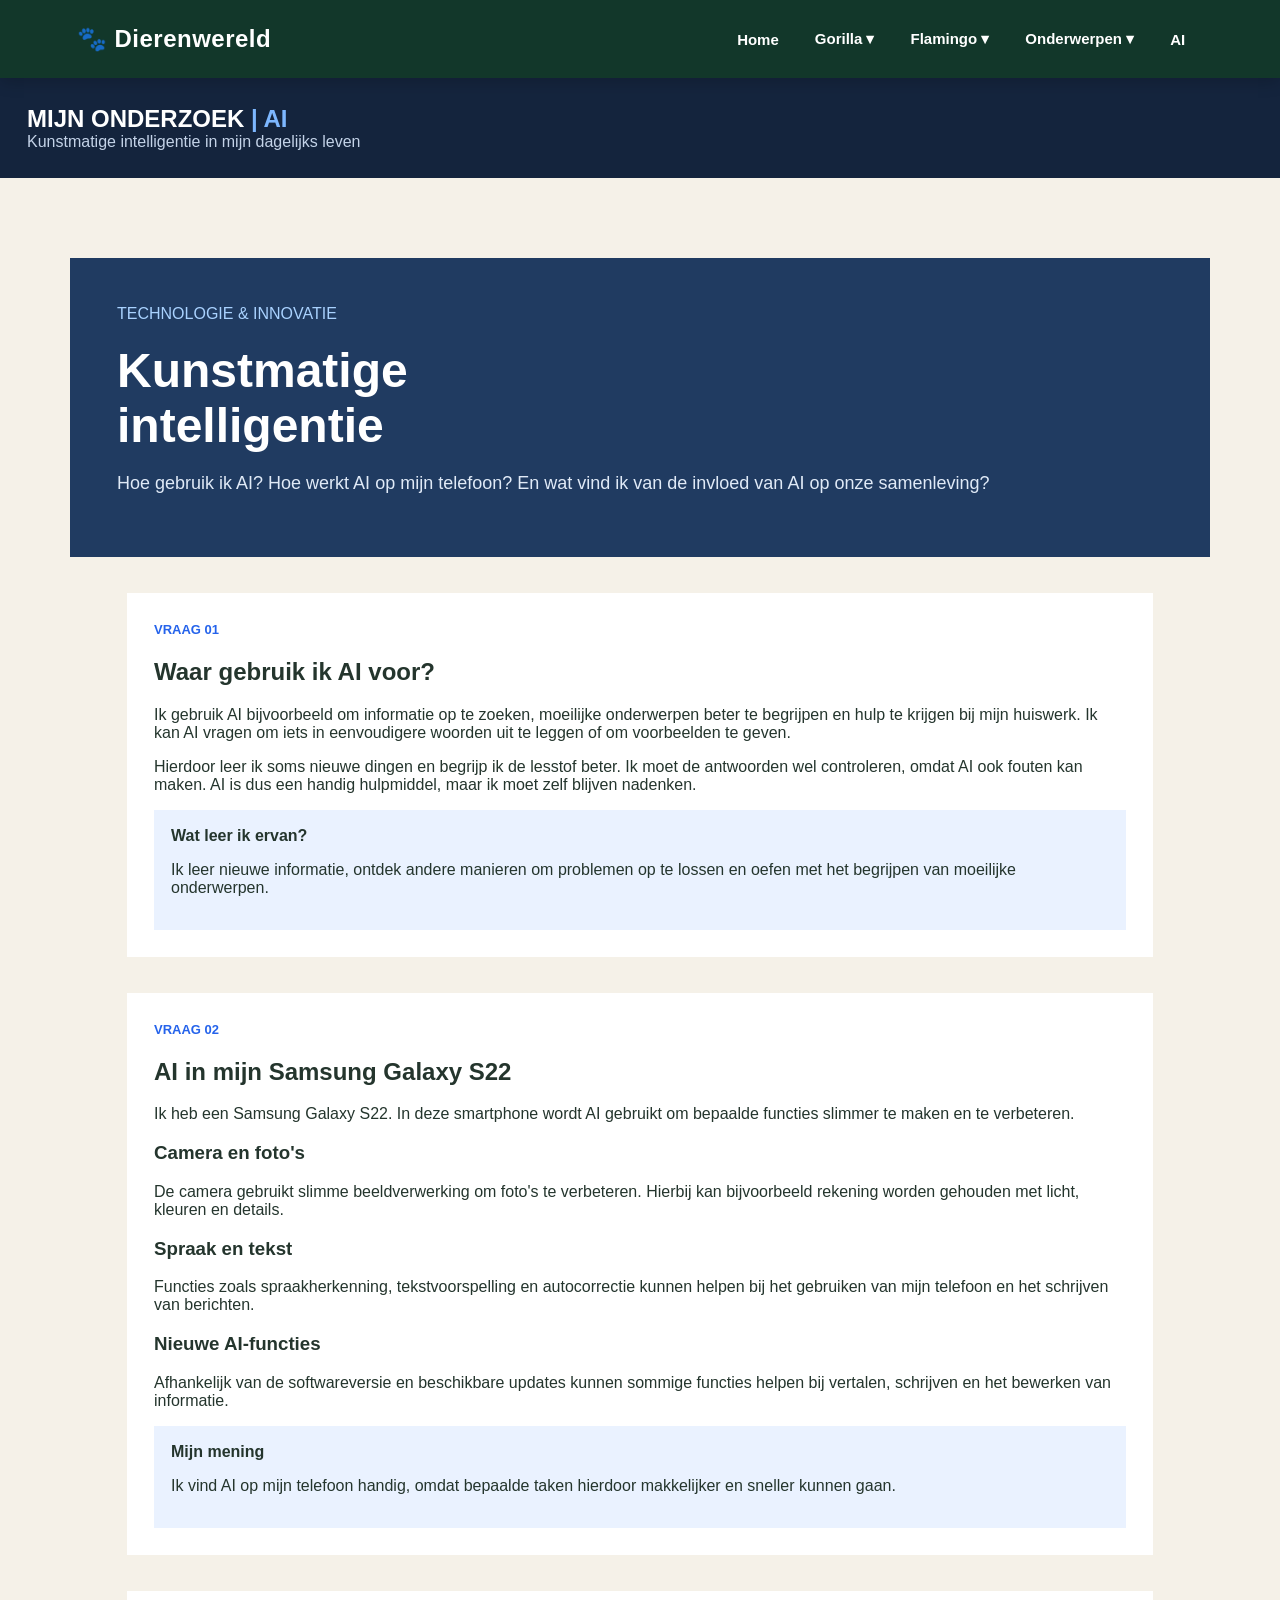
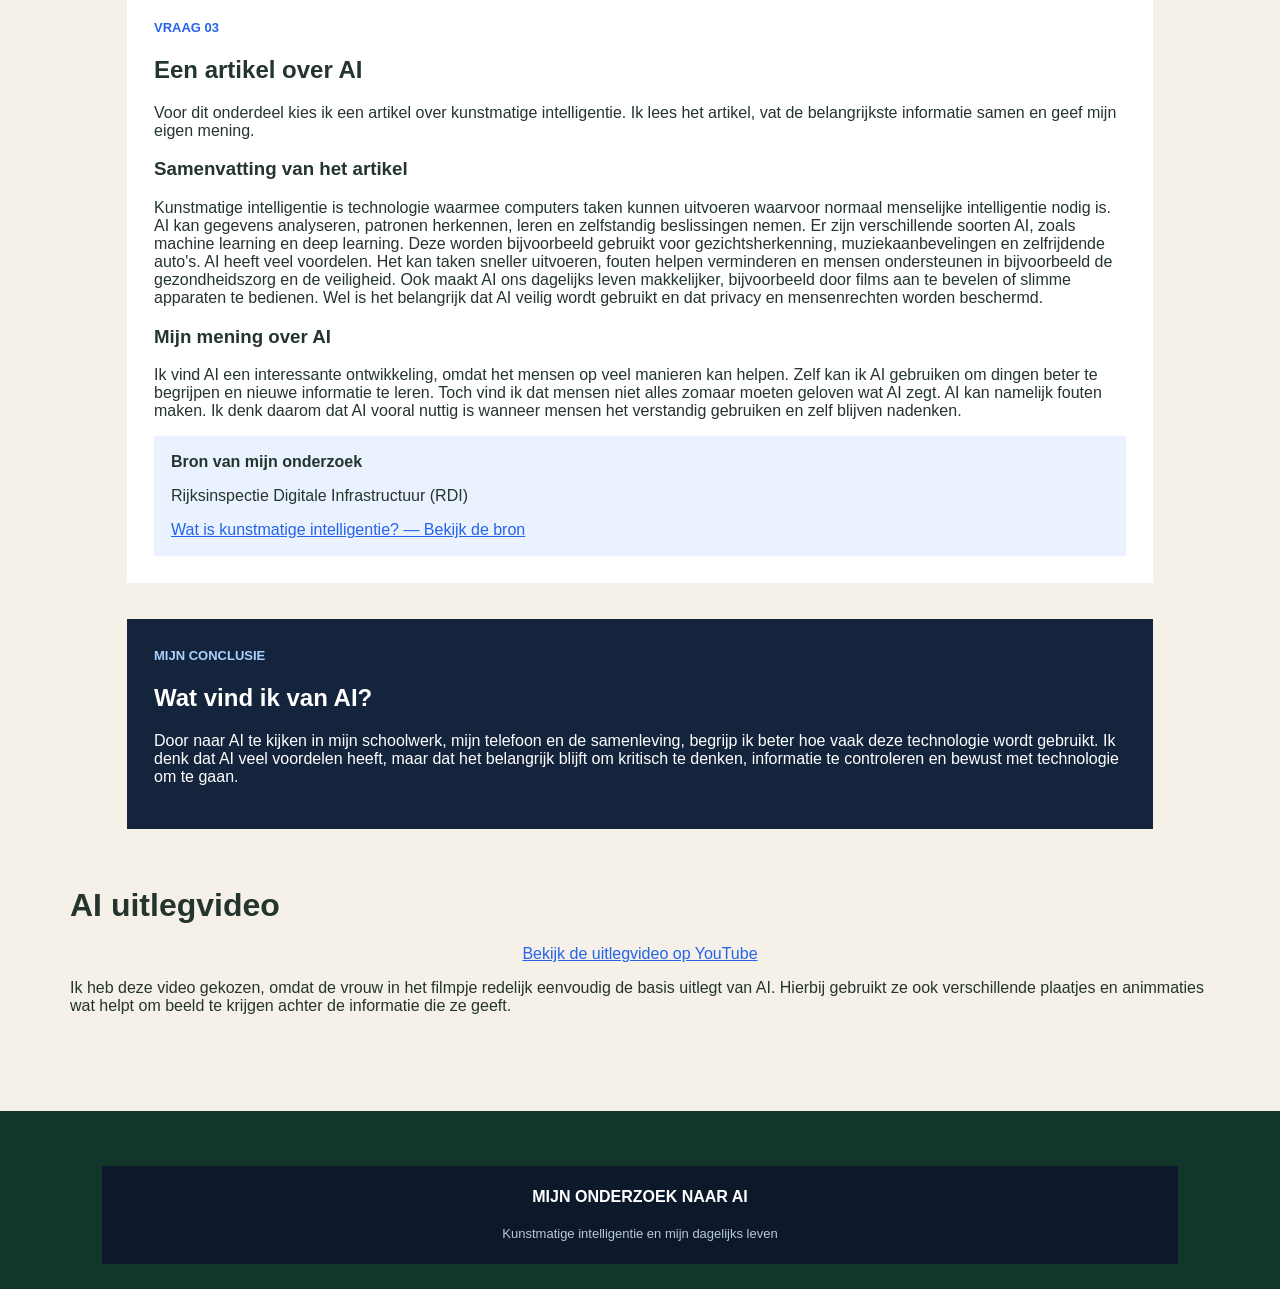
<file: ai.html>
<!DOCTYPE html>
<html lang="nl">
<head>
    <meta charset="UTF-8">
    <meta name="viewport" content="width=device-width, initial-scale=1.0">
    <title>Mijn onderzoek naar AI</title>
    <!-- Verbindt de HTML met het CSS-bestand -->
    <link rel="stylesheet" type="text/css" href="layout.css">
</head>

<body bgcolor="#F2F5FA" text="#1D2B42" link="#2563EB">
 <!-- ==================================================
         NAVIGATIE
         ================================================== -->

    <nav class="navbar">

        <!-- Naam/logo van de website -->
        <div class="logo">
            🐾 Dierenwereld
        </div>

        <!-- Hoofdmenu -->
        <ul class="menu">

            <li>
                <a href="index.html">Home</a>
            </li>

            <!-- Gorilla dropdown -->
            <li class="dropdown">

                <a href="#">Gorilla ▾</a>

                <ul class="dropdown-menu">

                    <li>
                        <a href="#">Geschiedenis</a>
                    </li>

                    <li>
                        <a href="voeding.html">Voeding</a>
                    </li>

                    <li>
                        <a href="#">Leefgebied</a>
                    </li>

                </ul>

            </li>


            <!-- Flamingo dropdown -->
            <li class="dropdown">

                <a href="#">Flamingo ▾</a>

                <ul class="dropdown-menu">

                    <li>
                        <a href="#">Geschiedenis</a>
                    </li>

                    <li>
                        <a href="#">Voeding</a>
                    </li>

                    <li>
                        <a href="#">Leefgebied</a>
                    </li>

                </ul>

            </li>


            <!-- Onderwerpen dropdown -->
            <li class="dropdown">

                <a href="#">Onderwerpen ▾</a>

                <ul class="dropdown-menu">

                    <li>
                        <a href="invoeruitvoer.html">
                            Invoer &amp; Uitvoer
                        </a>
                    </li>

                    <li>
                        <a href="binairstelsel.html">
                            Binair stelsel
                        </a>
                    </li>

                    <li>
                        <a href="kleurmodellen.html">
                            Kleurmodellen
                        </a>
                    </li>

                    <li>
                        <a href="Compressie.html">
                            Compressie
                        </a>
                    </li>

                </ul>

            </li>


            <li>
                <a href="ai.html"> AI</a>
            </li>

        </ul>

    </nav>
    <!-- HEADER -->
    <header>
        <table width="100%" bgcolor="#14243D" cellpadding="25">
            <tr>
                <td>
                    <font color="#FFFFFF" size="5">
                        <b>MIJN ONDERZOEK <font color="#7DB7FF">| AI</font></b>
                    </font>
                    <br>
                    <font color="#C4D3E8" size="3">
                        Kunstmatige intelligentie in mijn dagelijks leven
                    </font>
                </td>
            </tr>
        </table>
    </header>

    <main>

        <!-- INTRODUCTIE -->
        <section>
            <table width="100%" bgcolor="#203B61" cellpadding="45">
                <tr>
                    <td>
                        <font color="#A9D2FF" size="3">
                            TECHNOLOGIE & INNOVATIE
                        </font>

                        <h1>
                            <font color="#FFFFFF" size="7">
                                Kunstmatige<br>
                                intelligentie
                            </font>
                        </h1>

                        <p>
                            <font color="#E0EAF7" size="4">
                                Hoe gebruik ik AI? Hoe werkt AI op mijn
                                telefoon? En wat vind ik van de invloed
                                van AI op onze samenleving?
                            </font>
                        </p>
                    </td>
                </tr>
            </table>
        </section>

        <br><br>

        <!-- VRAAG 1 -->
        <section id="mijn-ai">
            <table width="90%" align="center" bgcolor="#FFFFFF"
                   cellpadding="25">
                <tr>
                    <td>
                        <font color="#2563EB" size="2">
                            <b>VRAAG 01</b>
                        </font>

                        <h2>Waar gebruik ik AI voor?</h2>

                        <p>
                            Ik gebruik AI bijvoorbeeld om informatie
                            op te zoeken, moeilijke onderwerpen beter
                            te begrijpen en hulp te krijgen bij mijn
                            huiswerk. Ik kan AI vragen om iets in
                            eenvoudigere woorden uit te leggen of
                            om voorbeelden te geven.
                        </p>

                        <p>
                            Hierdoor leer ik soms nieuwe dingen en
                            begrijp ik de lesstof beter. Ik moet de
                            antwoorden wel controleren, omdat AI ook
                            fouten kan maken. AI is dus een handig
                            hulpmiddel, maar ik moet zelf blijven
                            nadenken.
                        </p>

                        <table width="100%" bgcolor="#EAF2FF" cellpadding="15">
                            <tr>
                                <td>
                                    <b>Wat leer ik ervan?</b>
                                    <p>
                                        Ik leer nieuwe informatie,
                                        ontdek andere manieren om
                                        problemen op te lossen en
                                        oefen met het begrijpen van
                                        moeilijke onderwerpen.
                                    </p>
                                </td>
                            </tr>
                        </table>
                    </td>
                </tr>
            </table>
        </section>

        <br><br>

        <!-- VRAAG 2 -->
        <section id="mijn-telefoon">
            <table width="90%" align="center" bgcolor="#FFFFFF"
                   cellpadding="25">
                <tr>
                    <td>
                        <font color="#2563EB" size="2">
                            <b>VRAAG 02</b>
                        </font>

                        <h2>AI in mijn Samsung Galaxy S22</h2>

                        <p>
                            Ik heb een Samsung Galaxy S22. In deze
                            smartphone wordt AI gebruikt om bepaalde
                            functies slimmer te maken en te verbeteren.
                        </p>

                        <h3>Camera en foto's</h3>
                        <p>
                            De camera gebruikt slimme beeldverwerking
                            om foto's te verbeteren. Hierbij kan
                            bijvoorbeeld rekening worden gehouden
                            met licht, kleuren en details.
                        </p>

                        <h3>Spraak en tekst</h3>
                        <p>
                            Functies zoals spraakherkenning,
                            tekstvoorspelling en autocorrectie kunnen
                            helpen bij het gebruiken van mijn telefoon
                            en het schrijven van berichten.
                        </p>

                        <h3>Nieuwe AI-functies</h3>
                        <p>
                            Afhankelijk van de softwareversie en
                            beschikbare updates kunnen sommige
                            functies helpen bij vertalen, schrijven
                            en het bewerken van informatie.
                        </p>

                        <table width="100%" bgcolor="#EAF2FF" cellpadding="15">
                            <tr>
                                <td>
                                    <b>Mijn mening</b>
                                    <p>
                                        Ik vind AI op mijn telefoon
                                        handig, omdat bepaalde taken
                                        hierdoor makkelijker en sneller
                                        kunnen gaan.
                                    </p>
                                </td>
                            </tr>
                        </table>
                    </td>
                </tr>
            </table>
        </section>

        <br><br>

        <!-- VRAAG 3 -->
        <section id="mijn-artikel">
            <table width="90%" align="center" bgcolor="#FFFFFF"
                   cellpadding="25">
                <tr>
                    <td>
                        <font color="#2563EB" size="2">
                            <b>VRAAG 03</b>
                        </font>

                        <h2>Een artikel over AI</h2>

                        <p>
                            Voor dit onderdeel kies ik een artikel
                            over kunstmatige intelligentie. Ik lees
                            het artikel, vat de belangrijkste
                            informatie samen en geef mijn eigen mening.
                        </p>

                        <h3>Samenvatting van het artikel</h3>

                        <p>
                        

Kunstmatige intelligentie is technologie waarmee computers taken kunnen uitvoeren waarvoor normaal menselijke intelligentie nodig is.
 AI kan gegevens analyseren, patronen herkennen, leren en zelfstandig beslissingen nemen. 
 Er zijn verschillende soorten AI, zoals machine learning en deep learning. 
 Deze worden bijvoorbeeld gebruikt voor gezichtsherkenning, muziekaanbevelingen en zelfrijdende auto's.
AI heeft veel voordelen. Het kan taken sneller uitvoeren, fouten helpen verminderen en mensen ondersteunen in bijvoorbeeld de gezondheidszorg en de veiligheid. 
Ook maakt AI ons dagelijks leven makkelijker, bijvoorbeeld door films aan te bevelen of slimme apparaten te bedienen. 
Wel is het belangrijk dat AI veilig wordt gebruikt en dat privacy en mensenrechten worden beschermd.

                        </p>

                        <h3>Mijn mening over AI</h3>

                        <p>
                            Ik vind AI een interessante ontwikkeling,
                            omdat het mensen op veel manieren kan
                            helpen. Zelf kan ik AI gebruiken om dingen
                            beter te begrijpen en nieuwe informatie
                            te leren. Toch vind ik dat mensen niet
                            alles zomaar moeten geloven wat AI zegt.
                            AI kan namelijk fouten maken. Ik denk
                            daarom dat AI vooral nuttig is wanneer
                            mensen het verstandig gebruiken en zelf
                            blijven nadenken.
                        </p>

                        <table width="100%" bgcolor="#EAF2FF" cellpadding="15">
                            <tr>
                                <td>
                                    <b>Bron van mijn onderzoek</b>
                                    <p>
                                        Rijksinspectie Digitale
                                        Infrastructuur (RDI)
                                    </p>
                                    <a href="https://www.rdi.nl/onderwerpen/technologische-ontwikkelingen/kunstmatige-intelligentie/wat-is-kunstmatige-intelligentie"
                                       target="_blank"
                                       rel="noopener noreferrer">
                                        Wat is kunstmatige intelligentie?
                                        — Bekijk de bron
                                    </a>
                                </td>
                            </tr>
                        </table>

                       
                    </td>
                </tr>
            </table>
        </section>

        <br><br>

        <!-- CONCLUSIE -->
        <section>
            <table width="90%" align="center" bgcolor="#14243D"
                   cellpadding="25">
                <tr>
                    <td>
                        <font color="#A9D2FF" size="2">
                            <b>MIJN CONCLUSIE</b>
                        </font>

                        <h2>
                            <font color="#FFFFFF">
                                Wat vind ik van AI?
                            </font>
                        </h2>

                        <p>
                            <font color="#FFFFFF">
                            Door naar AI te kijken in mijn schoolwerk,
                            mijn telefoon en de samenleving, begrijp
                            ik beter hoe vaak deze technologie wordt
                            gebruikt. Ik denk dat AI veel voordelen
                            heeft, maar dat het belangrijk blijft om
                            kritisch te denken, informatie te controleren
                            en bewust met technologie om te gaan.</font>
                        </p>
                    </td>
                </tr>
            </table>
        </section>

        <br><br>
<h1>AI uitlegvideo</h1>

<p style="text-align: center;">
    <a href="https://www.youtube.com/watch?v=h8pmExoyONI" target="_blank">
        Bekijk de uitlegvideo op YouTube
    </a>
</p>

<p>
    Ik heb deze video gekozen, omdat de vrouw in het filmpje redelijk eenvoudig de basis uitlegt van AI.
    Hierbij gebruikt ze ook verschillende plaatjes en animmaties wat helpt om beeld te krijgen achter de informatie die ze geeft. 
</p>
    </main>

    <!-- FOOTER -->
    <footer>
        <table width="100%" bgcolor="#0D192B" cellpadding="20">
            <tr>
                <td align="center">
                    <font color="#FFFFFF" size="3">
                        <b>MIJN ONDERZOEK NAAR AI</b>
                    </font>
                    <br><br>
                    <font color="#B9C8DC" size="2">
                        Kunstmatige intelligentie en mijn dagelijks leven
                    </font>
                </td>
            </tr>
        </table>
    </footer>

</body>
</html>
</file>
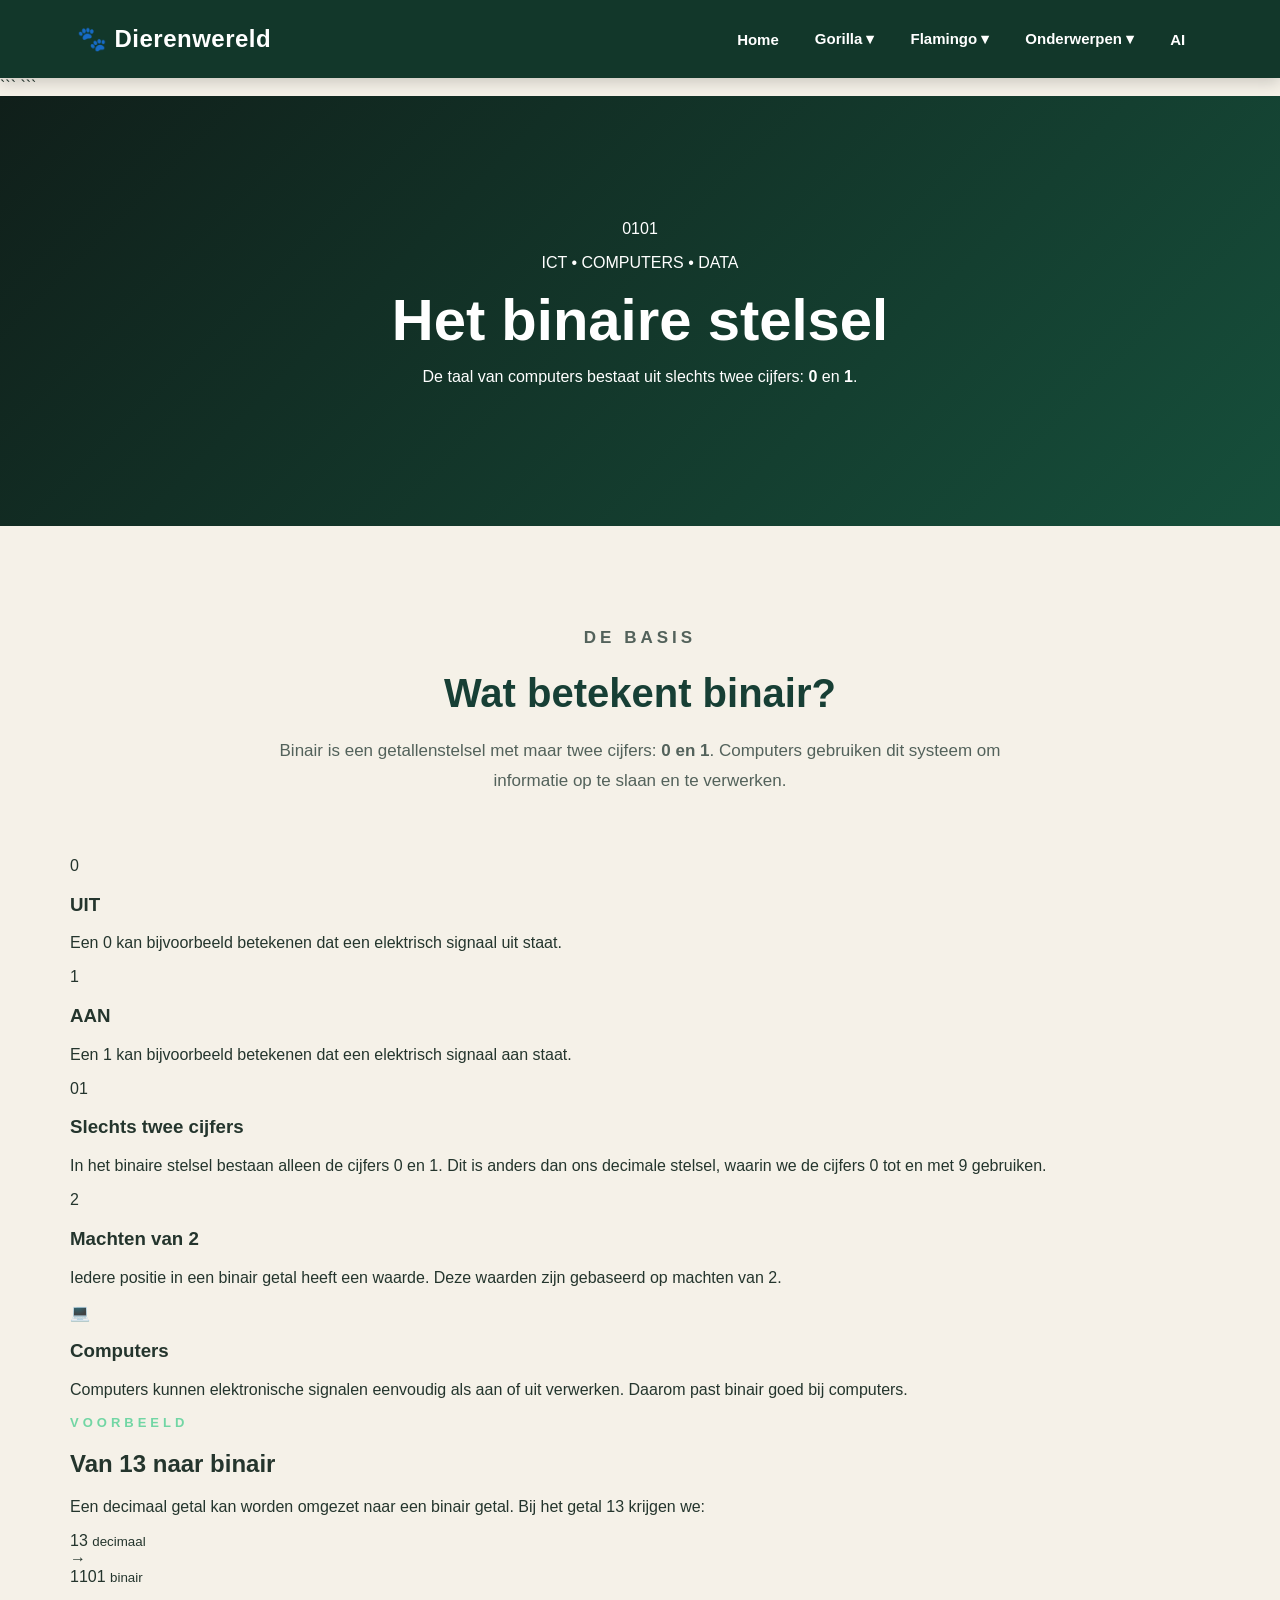
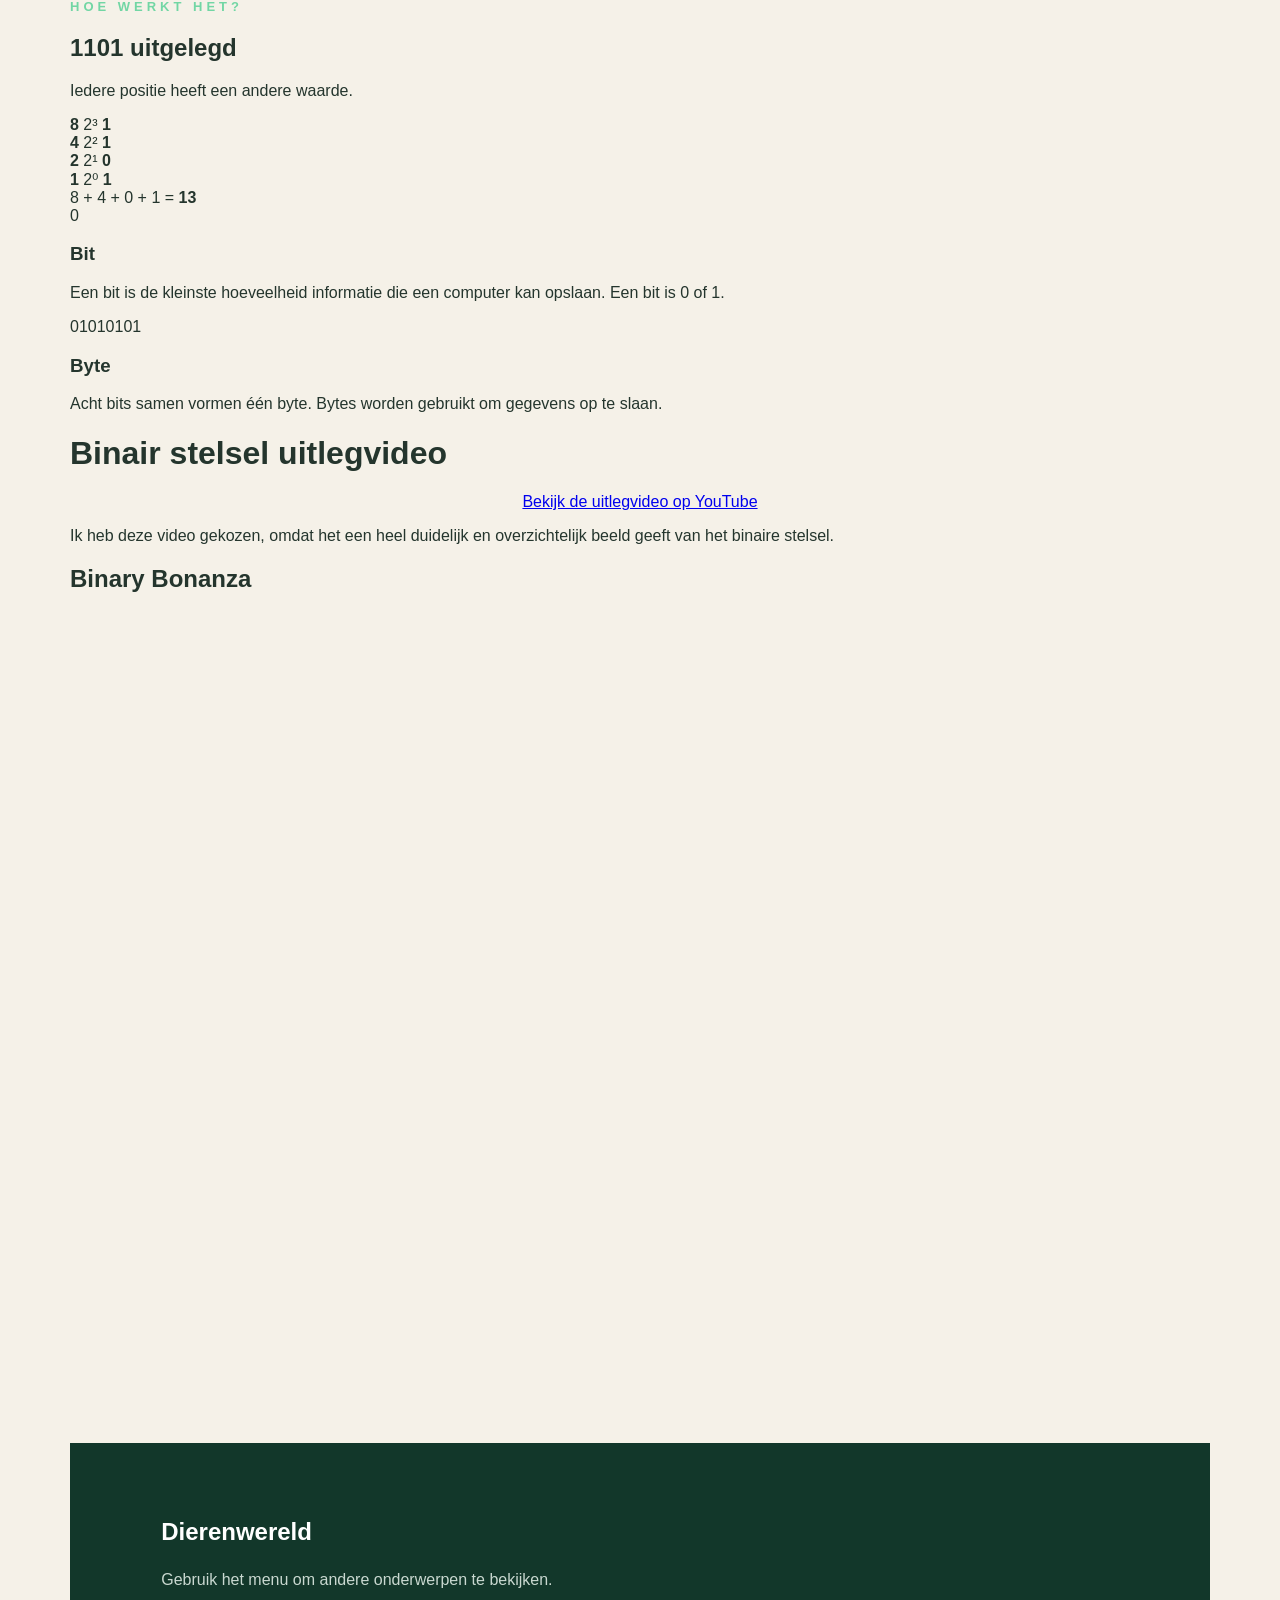
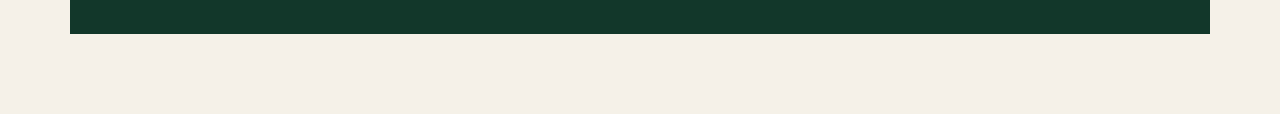
<file: binairstelsel.html>
<!DOCTYPE html>
<html lang="nl">

<head>

    <!-- Titel van de pagina -->
    <title>Binair stelsel</title>

    <!-- Nederlandse tekens -->
    <meta charset="utf-8">

    <!-- CSS-bestand -->
    <link rel="stylesheet" type="text/css" href="layout.css">

    <!-- Mobiele weergave -->
    <meta name="viewport" content="width=device-width, initial-scale=1.0">

</head>


<body>


<!-- ==================================================
     NAVIGATIE
     ================================================== -->

<nav class="navbar">

    <!-- Naam/logo van de website -->
    <div class="logo">
        🐾 Dierenwereld
    </div>

    <!-- Hoofdmenu -->
    <ul class="menu">

        <li>
            <a href="index.html">Home</a>
        </li>

        <!-- Gorilla dropdown -->
        <li class="dropdown">
            <a href="#">Gorilla ▾</a>

            <ul class="dropdown-menu">
                <li>
                    <a href="#">Geschiedenis</a>
                </li>

                <li>
                    <a href="voeding.html">Voeding</a>
                </li>

                <li>
                    <a href="#">Leefgebied</a>
                </li>
            </ul>
        </li>

        <!-- Flamingo dropdown -->
        <li class="dropdown">
            <a href="#">Flamingo ▾</a>

            <ul class="dropdown-menu">
                <li>
                    <a href="#">Geschiedenis</a>
                </li>

                <li>
                    <a href="#">Voeding</a>
                </li>

                <li>
                    <a href="#">Leefgebied</a>
                </li>
            </ul>
        </li>

        <!-- Onderwerpen dropdown -->
        <li class="dropdown">
            <a href="#">Onderwerpen ▾</a>

            <ul class="dropdown-menu">
                <li>
                    <a href="invoeruitvoer.html">
                        Invoer &amp; Uitvoer
                    </a>
                </li>

                <li>
                    <a href="binairstelsel.html">
                        Binair stelsel
                    </a>
                </li>

                <li>
                    <a href="kleurmodellen.html">
                        Kleurmodellen
                    </a>
                </li>

                <li>
                    <a href="Compressie.html">
                        Compressie
                    </a>
                </li>
            </ul>
        </li>

        <li>
            <a href="ai.html">AI</a>
        </li>

    </ul>

</nav>
```


```


<!-- ==================================================
     HERO
     ================================================== -->

<header class="binary-hero">

    <div class="binary-hero-text">

        <div class="binary-decoration">
            0101
        </div>

        <p class="binary-kicker">
            ICT • COMPUTERS • DATA
        </p>

        <h1>
            Het binaire stelsel
        </h1>

        <p>
            De taal van computers bestaat uit slechts twee cijfers:
            <strong>0</strong> en <strong>1</strong>.
        </p>

    </div>

</header>



<!-- ==================================================
     HOOFDINHOUD
     ================================================== -->

<main class="binary-page">


    <!-- Intro -->

    <section class="binary-intro">

        <p class="binary-label">
            DE BASIS
        </p>

        <h2>
            Wat betekent binair?
        </h2>

        <p>
            Binair is een getallenstelsel met maar twee cijfers:
            <strong>0 en 1</strong>.
            Computers gebruiken dit systeem om informatie op te
            slaan en te verwerken.
        </p>

    </section>



    <!-- ==================================================
         0 EN 1
         ================================================== -->

    <section class="zero-one">

        <div class="big-bit">

            <span>0</span>

            <h3>
                UIT
            </h3>

            <p>
                Een 0 kan bijvoorbeeld betekenen dat een
                elektrisch signaal uit staat.
            </p>

        </div>


        <div class="big-bit active-bit">

            <span>1</span>

            <h3>
                AAN
            </h3>

            <p>
                Een 1 kan bijvoorbeeld betekenen dat een
                elektrisch signaal aan staat.
            </p>

        </div>

    </section>



    <!-- ==================================================
         UITLEGKAARTEN
         ================================================== -->

    <section class="explanation-grid">


        <article class="explanation-card">

            <div class="card-icon">
                01
            </div>

            <h3>
                Slechts twee cijfers
            </h3>

            <p>
                In het binaire stelsel bestaan alleen de cijfers
                0 en 1. Dit is anders dan ons decimale stelsel,
                waarin we de cijfers 0 tot en met 9 gebruiken.
            </p>

        </article>


        <article class="explanation-card">

            <div class="card-icon">
                2
            </div>

            <h3>
                Machten van 2
            </h3>

            <p>
                Iedere positie in een binair getal heeft een waarde.
                Deze waarden zijn gebaseerd op machten van 2.
            </p>

        </article>


        <article class="explanation-card">

            <div class="card-icon">
                💻
            </div>

            <h3>
                Computers
            </h3>

            <p>
                Computers kunnen elektronische signalen eenvoudig
                als aan of uit verwerken. Daarom past binair goed
                bij computers.
            </p>

        </article>


    </section>



    <!-- ==================================================
         OMREKENEN
         ================================================== -->

    <section class="conversion-card">

        <div class="conversion-text">

            <p class="binary-label">
                VOORBEELD
            </p>

            <h2>
                Van 13 naar binair
            </h2>

            <p>
                Een decimaal getal kan worden omgezet naar een
                binair getal. Bij het getal 13 krijgen we:
            </p>

        </div>


        <div class="conversion">

            <div class="number-box">
                13
                <small>decimaal</small>
            </div>

            <div class="arrow">
                →
            </div>

            <div class="number-box binary-box">
                1101
                <small>binair</small>
            </div>

        </div>

    </section>



    <!-- ==================================================
         PLAATSWAARDEN
         ================================================== -->

    <section class="place-card">

        <div class="place-title">

            <p class="binary-label">
                HOE WERKT HET?
            </p>

            <h2>
                1101 uitgelegd
            </h2>

            <p>
                Iedere positie heeft een andere waarde.
            </p>

        </div>


        <div class="place-values">

            <div>
                <strong>8</strong>
                <span>2³</span>
                <b>1</b>
            </div>

            <div>
                <strong>4</strong>
                <span>2²</span>
                <b>1</b>
            </div>

            <div class="inactive">
                <strong>2</strong>
                <span>2¹</span>
                <b>0</b>
            </div>

            <div>
                <strong>1</strong>
                <span>2⁰</span>
                <b>1</b>
            </div>

        </div>


        <div class="sum">

            8 + 4 + 0 + 1

            <span>=</span>

            <strong>13</strong>

        </div>

    </section>



    <!-- ==================================================
         BIT EN BYTE
         ================================================== -->

    <section class="bit-byte">

        <div class="bit-box">

            <div class="mini-binary">
                0
            </div>

            <h3>
                Bit
            </h3>

            <p>
                Een bit is de kleinste hoeveelheid informatie
                die een computer kan opslaan. Een bit is 0 of 1.
            </p>

        </div>


        <div class="bit-box">

            <div class="mini-binary">
                01010101
            </div>

            <h3>
                Byte
            </h3>

            <p>
                Acht bits samen vormen één byte. Bytes worden
                gebruikt om gegevens op te slaan.
            </p>

        </div>

    </section>


<h1>Binair stelsel uitlegvideo</h1>

<p style="text-align: center;">
    <a href="https://www.youtube.com/watch?v=TeQH_Bei8iU" target="_blank">
        Bekijk de uitlegvideo op YouTube
    </a>
</p>

<p>
    Ik heb deze video gekozen, omdat het een heel duidelijk
    en overzichtelijk beeld geeft van het binaire stelsel.
</p>

<h2>Binary Bonanza</h2>

<div class="binary-game">
    <iframe
        src="https://games.penjee.com/binary-bonanza/"
        title="Binary Bonanza"
        frameborder="0"
        allowfullscreen>
    </iframe>
</div>

        
<!-- ==================================================
     FOOTER
     ================================================== -->

<footer>

    <h2>
        Dierenwereld
    </h2>

    <p>
        Gebruik het menu om andere onderwerpen te bekijken.
    </p>

</footer>




</body>

</html>
</file>
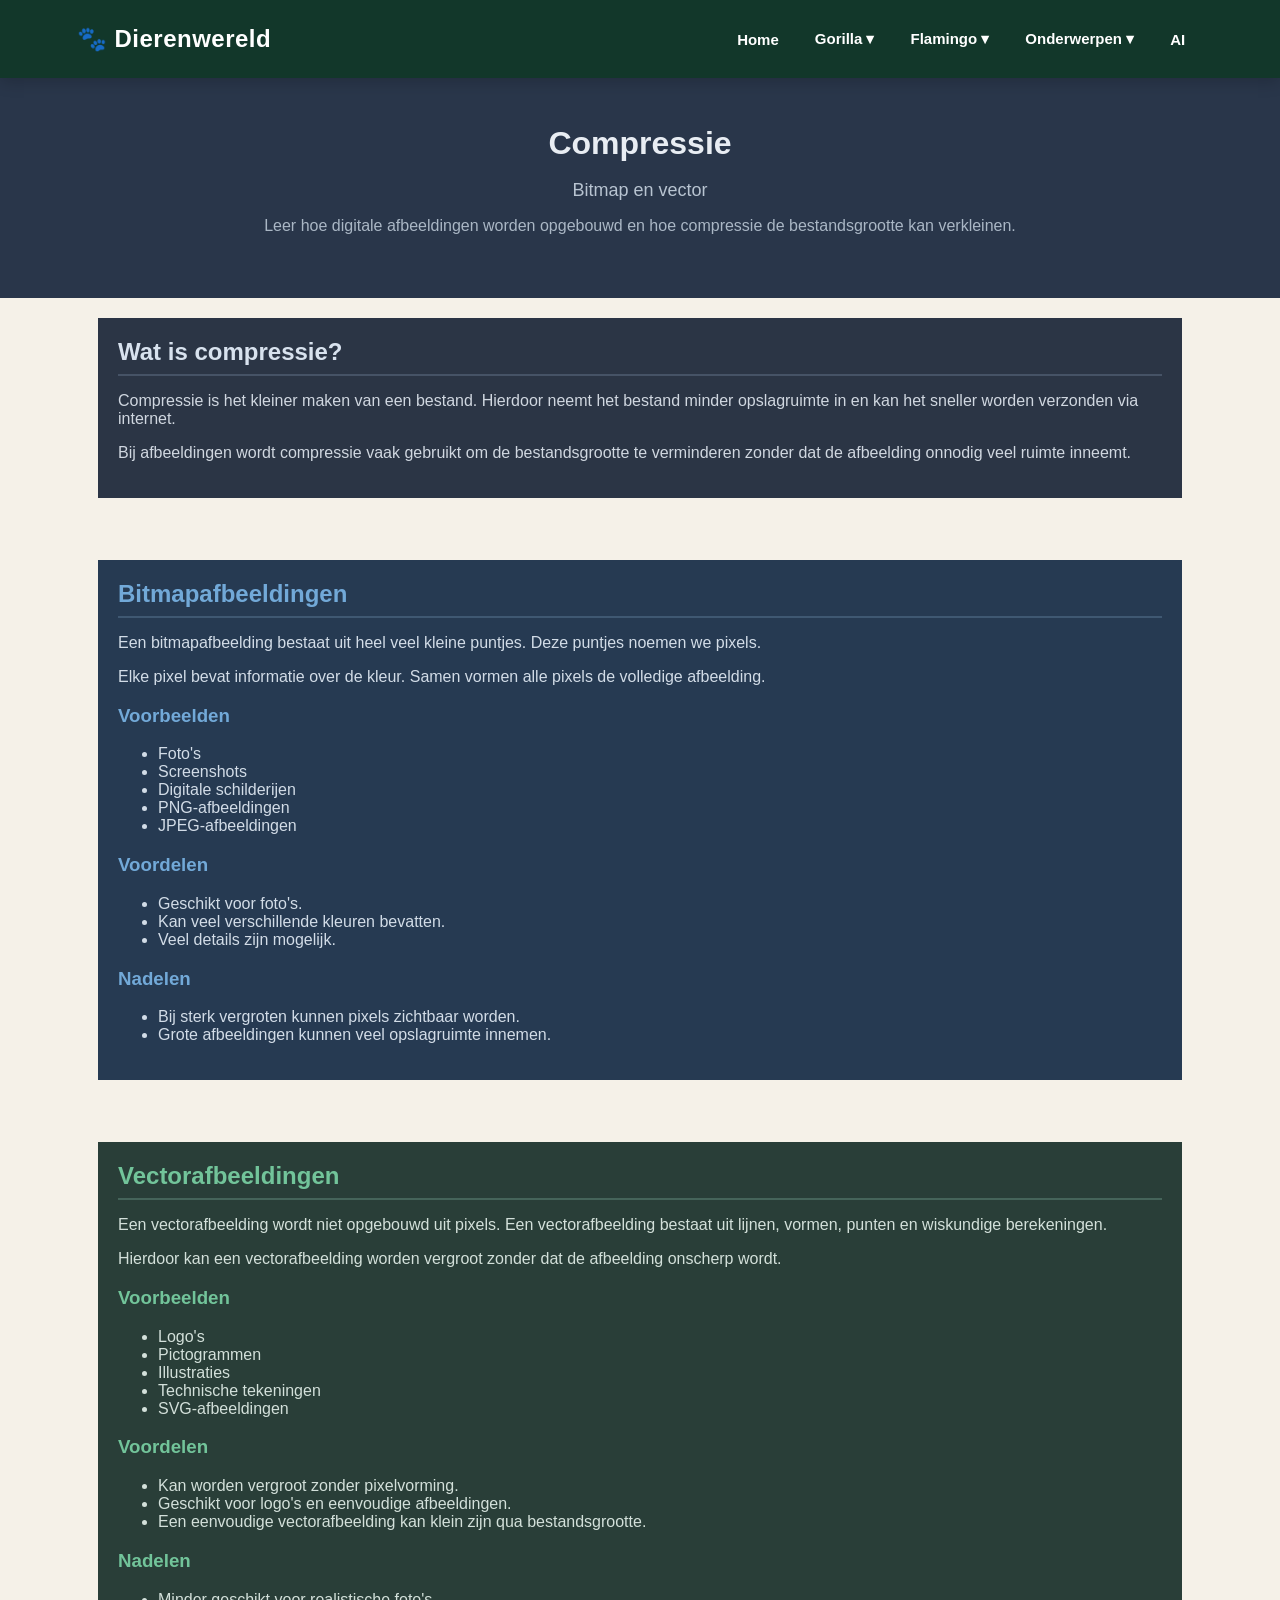
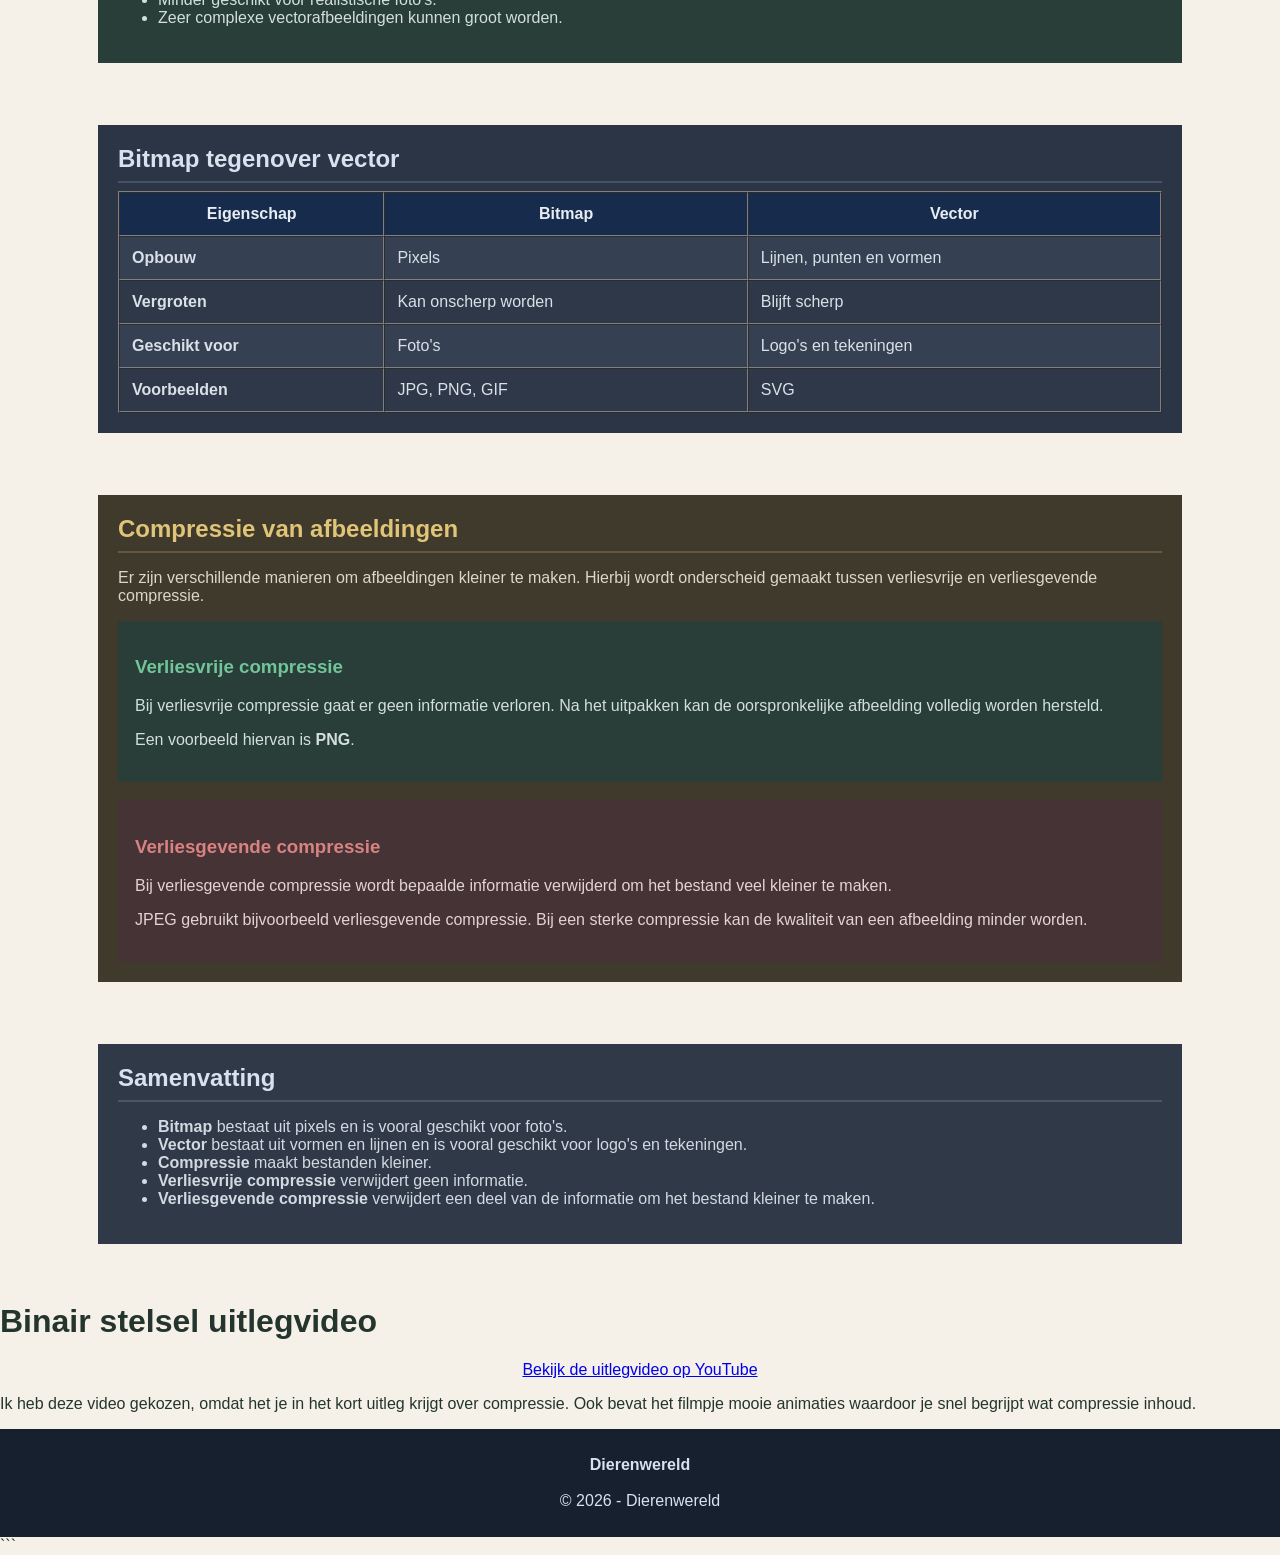
<file: Compressie.html>
<!DOCTYPE html>
<html lang="nl">

<head>
    <meta charset="UTF-8">
    <meta name="viewport" content="width=device-width, initial-scale=1.0">
    <title>Compressie | Dierenwereld</title>

    <link rel="stylesheet" type="text/css" href="layout.css">
</head>

<body bgcolor="#202938">

   <!-- ==================================================
         NAVIGATIE
         ================================================== -->

    <nav class="navbar">

        <div class="logo">
            🐾 Dierenwereld
        </div>

        <ul class="menu">

            <li>
                <a href="index.html">Home</a>
            </li>

            <!-- Gorilla dropdown -->
            <li class="dropdown">

                <a href="#">Gorilla ▾</a>

                <ul class="dropdown-menu">

                    <li>
                        <a href="#">Geschiedenis</a>
                    </li>

                    <li>
                        <a href="voeding.html">Voeding</a>
                    </li>

                    <li>
                        <a href="#">Leefgebied</a>
                    </li>

                </ul>

            </li>


            <!-- Flamingo dropdown -->
            <li class="dropdown">

                <a href="#">Flamingo ▾</a>

                <ul class="dropdown-menu">

                    <li>
                        <a href="#">Geschiedenis</a>
                    </li>

                    <li>
                        <a href="#">Voeding</a>
                    </li>

                    <li>
                        <a href="#">Leefgebied</a>
                    </li>

                </ul>

            </li>


            <!-- Onderwerpen dropdown -->
            <li class="dropdown">

                <a href="#">Onderwerpen ▾</a>

                <ul class="dropdown-menu">

                    <li>
                        <a href="invoer-uitvoer.html">
                            Invoer &amp; Uitvoer
                        </a>
                    </li>

                    <li>
                        <a href="binairstelsel.html">
                            Binair stelsel
                        </a>
                    </li>

                    <li>
                        <a href="kleurmodellen.html">
                            Kleurmodellen
                        </a>
                    </li>

                    <li>
                        <a href="Compressie.html">
                            Compressie
                        </a>
                    </li>

                </ul>

            </li>


            <li>
                <a href="ai.html">AI</a>
            </li>

        </ul>

    </nav>


    <!-- ==================================================
         HEADER
         ================================================== -->

    <table width="100%" bgcolor="#29364A" cellpadding="45">

        <tr>
            <td align="center">

                <font color="#E8EDF3" size="6">
                    <strong>Compressie</strong>
                </font>

                <br><br>

                <font color="#B8C4D1" size="4">
                    Bitmap en vector
                </font>

                <p>
                    <font color="#AAB7C5">
                        Leer hoe digitale afbeeldingen worden opgebouwd
                        en hoe compressie de bestandsgrootte kan verkleinen.
                    </font>
                </p>

            </td>
        </tr>

    </table>


    <br>


    <!-- ==================================================
         INHOUD
         ================================================== -->

    <table width="85%" align="center" cellpadding="20">

        <!-- Wat is compressie -->

        <tr>
            <td bgcolor="#2B3545">

                <font color="#D8E2EE" size="5">
                    <strong>Wat is compressie?</strong>
                </font>

                <hr color="#465366">

                <font color="#D0D7E0">

                    <p>
                        Compressie is het kleiner maken van een bestand.
                        Hierdoor neemt het bestand minder opslagruimte in
                        en kan het sneller worden verzonden via internet.
                    </p>

                    <p>
                        Bij afbeeldingen wordt compressie vaak gebruikt
                        om de bestandsgrootte te verminderen zonder dat
                        de afbeelding onnodig veel ruimte inneemt.
                    </p>

                </font>

            </td>
        </tr>


        <tr>
            <td>
                <br>
            </td>
        </tr>


        <!-- Bitmap -->

        <tr>
            <td bgcolor="#263A52">

                <font color="#72A9D8" size="5">
                    <strong>Bitmapafbeeldingen</strong>
                </font>

                <hr color="#3F5872">

                <font color="#D2DCE7">

                    <p>
                        Een bitmapafbeelding bestaat uit heel veel kleine
                        puntjes. Deze puntjes noemen we pixels.
                    </p>

                    <p>
                        Elke pixel bevat informatie over de kleur.
                        Samen vormen alle pixels de volledige afbeelding.
                    </p>

                </font>


                <font color="#72A9D8">
                    <h3>Voorbeelden</h3>
                </font>

                <font color="#D2DCE7">

                    <ul>
                        <li>Foto's</li>
                        <li>Screenshots</li>
                        <li>Digitale schilderijen</li>
                        <li>PNG-afbeeldingen</li>
                        <li>JPEG-afbeeldingen</li>
                    </ul>

                </font>


                <font color="#72A9D8">
                    <h3>Voordelen</h3>
                </font>

                <font color="#D2DCE7">

                    <ul>
                        <li>Geschikt voor foto's.</li>
                        <li>Kan veel verschillende kleuren bevatten.</li>
                        <li>Veel details zijn mogelijk.</li>
                    </ul>

                </font>


                <font color="#72A9D8">
                    <h3>Nadelen</h3>
                </font>

                <font color="#D2DCE7">

                    <ul>
                        <li>
                            Bij sterk vergroten kunnen pixels zichtbaar worden.
                        </li>

                        <li>
                            Grote afbeeldingen kunnen veel opslagruimte innemen.
                        </li>
                    </ul>

                </font>

            </td>
        </tr>


        <tr>
            <td>
                <br>
            </td>
        </tr>


        <!-- Vector -->

        <tr>
            <td bgcolor="#293E38">

                <font color="#72C49A" size="5">
                    <strong>Vectorafbeeldingen</strong>
                </font>

                <hr color="#45645A">

                <font color="#D3E0DA">

                    <p>
                        Een vectorafbeelding wordt niet opgebouwd uit pixels.
                        Een vectorafbeelding bestaat uit lijnen, vormen,
                        punten en wiskundige berekeningen.
                    </p>

                    <p>
                        Hierdoor kan een vectorafbeelding worden vergroot
                        zonder dat de afbeelding onscherp wordt.
                    </p>

                </font>


                <font color="#72C49A">
                    <h3>Voorbeelden</h3>
                </font>

                <font color="#D3E0DA">

                    <ul>
                        <li>Logo's</li>
                        <li>Pictogrammen</li>
                        <li>Illustraties</li>
                        <li>Technische tekeningen</li>
                        <li>SVG-afbeeldingen</li>
                    </ul>

                </font>


                <font color="#72C49A">
                    <h3>Voordelen</h3>
                </font>

                <font color="#D3E0DA">

                    <ul>
                        <li>
                            Kan worden vergroot zonder pixelvorming.
                        </li>

                        <li>
                            Geschikt voor logo's en eenvoudige afbeeldingen.
                        </li>

                        <li>
                            Een eenvoudige vectorafbeelding kan klein zijn
                            qua bestandsgrootte.
                        </li>
                    </ul>

                </font>


                <font color="#72C49A">
                    <h3>Nadelen</h3>
                </font>

                <font color="#D3E0DA">

                    <ul>
                        <li>
                            Minder geschikt voor realistische foto's.
                        </li>

                        <li>
                            Zeer complexe vectorafbeeldingen kunnen groot worden.
                        </li>
                    </ul>

                </font>

            </td>
        </tr>


        <tr>
            <td>
                <br>
            </td>
        </tr>


        <!-- Vergelijking -->

        <tr>
            <td bgcolor="#2B3545">

                <font color="#D8E2EE" size="5">
                    <strong>Bitmap tegenover vector</strong>
                </font>

                <hr color="#465366">

                <table width="100%" border="1" cellpadding="12"
                       cellspacing="0">

                    <tr bgcolor="#172B4D">

                        <th>
                            <font color="#E8EDF3">
                                Eigenschap
                            </font>
                        </th>

                        <th>
                            <font color="#E8EDF3">
                                Bitmap
                            </font>
                        </th>

                        <th>
                            <font color="#E8EDF3">
                                Vector
                            </font>
                        </th>

                    </tr>

                    <tr bgcolor="#354052">

                        <td>
                            <font color="#D9E0E8">
                                <strong>Opbouw</strong>
                            </font>
                        </td>

                        <td>
                            <font color="#D9E0E8">
                                Pixels
                            </font>
                        </td>

                        <td>
                            <font color="#D9E0E8">
                                Lijnen, punten en vormen
                            </font>
                        </td>

                    </tr>

                    <tr bgcolor="#2E3848">

                        <td>
                            <font color="#D9E0E8">
                                <strong>Vergroten</strong>
                            </font>
                        </td>

                        <td>
                            <font color="#D9E0E8">
                                Kan onscherp worden
                            </font>
                        </td>

                        <td>
                            <font color="#D9E0E8">
                                Blijft scherp
                            </font>
                        </td>

                    </tr>

                    <tr bgcolor="#354052">

                        <td>
                            <font color="#D9E0E8">
                                <strong>Geschikt voor</strong>
                            </font>
                        </td>

                        <td>
                            <font color="#D9E0E8">
                                Foto's
                            </font>
                        </td>

                        <td>
                            <font color="#D9E0E8">
                                Logo's en tekeningen
                            </font>
                        </td>

                    </tr>

                    <tr bgcolor="#2E3848">

                        <td>
                            <font color="#D9E0E8">
                                <strong>Voorbeelden</strong>
                            </font>
                        </td>

                        <td>
                            <font color="#D9E0E8">
                                JPG, PNG, GIF
                            </font>
                        </td>

                        <td>
                            <font color="#D9E0E8">
                                SVG
                            </font>
                        </td>

                    </tr>

                </table>

            </td>
        </tr>


        <tr>
            <td>
                <br>
            </td>
        </tr>


        <!-- Compressie -->

        <tr>
            <td bgcolor="#403A2D">

                <font color="#E0C477" size="5">
                    <strong>Compressie van afbeeldingen</strong>
                </font>

                <hr color="#63583F">

                <font color="#DCD7C9">

                    <p>
                        Er zijn verschillende manieren om afbeeldingen
                        kleiner te maken. Hierbij wordt onderscheid gemaakt
                        tussen verliesvrije en verliesgevende compressie.
                    </p>

                </font>


                <table width="100%" cellpadding="15"
                       bgcolor="#293E38">

                    <tr>
                        <td>

                            <font color="#72C49A">
                                <h3>Verliesvrije compressie</h3>
                            </font>

                            <font color="#D3E0DA">

                                <p>
                                    Bij verliesvrije compressie gaat er geen
                                    informatie verloren. Na het uitpakken kan
                                    de oorspronkelijke afbeelding volledig
                                    worden hersteld.
                                </p>

                                <p>
                                    Een voorbeeld hiervan is <strong>PNG</strong>.
                                </p>

                            </font>

                        </td>
                    </tr>

                </table>


                <br>


                <table width="100%" cellpadding="15"
                       bgcolor="#463335">

                    <tr>
                        <td>

                            <font color="#D98282">
                                <h3>Verliesgevende compressie</h3>
                            </font>

                            <font color="#E1D4D4">

                                <p>
                                    Bij verliesgevende compressie wordt bepaalde
                                    informatie verwijderd om het bestand veel
                                    kleiner te maken.
                                </p>

                                <p>
                                    JPEG gebruikt bijvoorbeeld verliesgevende
                                    compressie. Bij een sterke compressie kan
                                    de kwaliteit van een afbeelding minder worden.
                                </p>

                            </font>

                        </td>
                    </tr>

                </table>

            </td>
        </tr>


        <tr>
            <td>
                <br>
            </td>
        </tr>


        <!-- Samenvatting -->

        <tr>
            <td bgcolor="#303947">

                <font color="#D8E2EE" size="5">
                    <strong>Samenvatting</strong>
                </font>

                <hr color="#4A5666">

                <font color="#D2D9E2">

                    <ul>

                        <li>
                            <strong>Bitmap</strong> bestaat uit pixels en is
                            vooral geschikt voor foto's.
                        </li>

                        <li>
                            <strong>Vector</strong> bestaat uit vormen en lijnen
                            en is vooral geschikt voor logo's en tekeningen.
                        </li>

                        <li>
                            <strong>Compressie</strong> maakt bestanden kleiner.
                        </li>

                        <li>
                            <strong>Verliesvrije compressie</strong> verwijdert
                            geen informatie.
                        </li>

                        <li>
                            <strong>Verliesgevende compressie</strong> verwijdert
                            een deel van de informatie om het bestand kleiner
                            te maken.
                        </li>

                    </ul>

                </font>

            </td>
        </tr>

    </table>


    <br><br>
<h1>Binair stelsel uitlegvideo</h1>

<p style="text-align: center;">
    <a href="https://www.youtube.com/watch?v=TxkA5UX4kis" target="_blank">
        Bekijk de uitlegvideo op YouTube
    </a>
</p>

<p>
    Ik heb deze video gekozen, omdat het je in het kort uitleg krijgt over compressie.
    Ook bevat het filmpje mooie animaties waardoor je snel begrijpt wat compressie inhoud.
</p>
 
    <!-- ==================================================
         FOOTER
         ================================================== -->

    <table width="100%" bgcolor="#17202E" cellpadding="25">

        <tr>
            <td align="center">

                <font color="#D8E2EE">

                    <strong>Dierenwereld</strong>

                    <br><br>

                    &copy; 2026 - Dierenwereld

                </font>

            </td>
        </tr>

    </table>

</body>

</html>
```
</file>
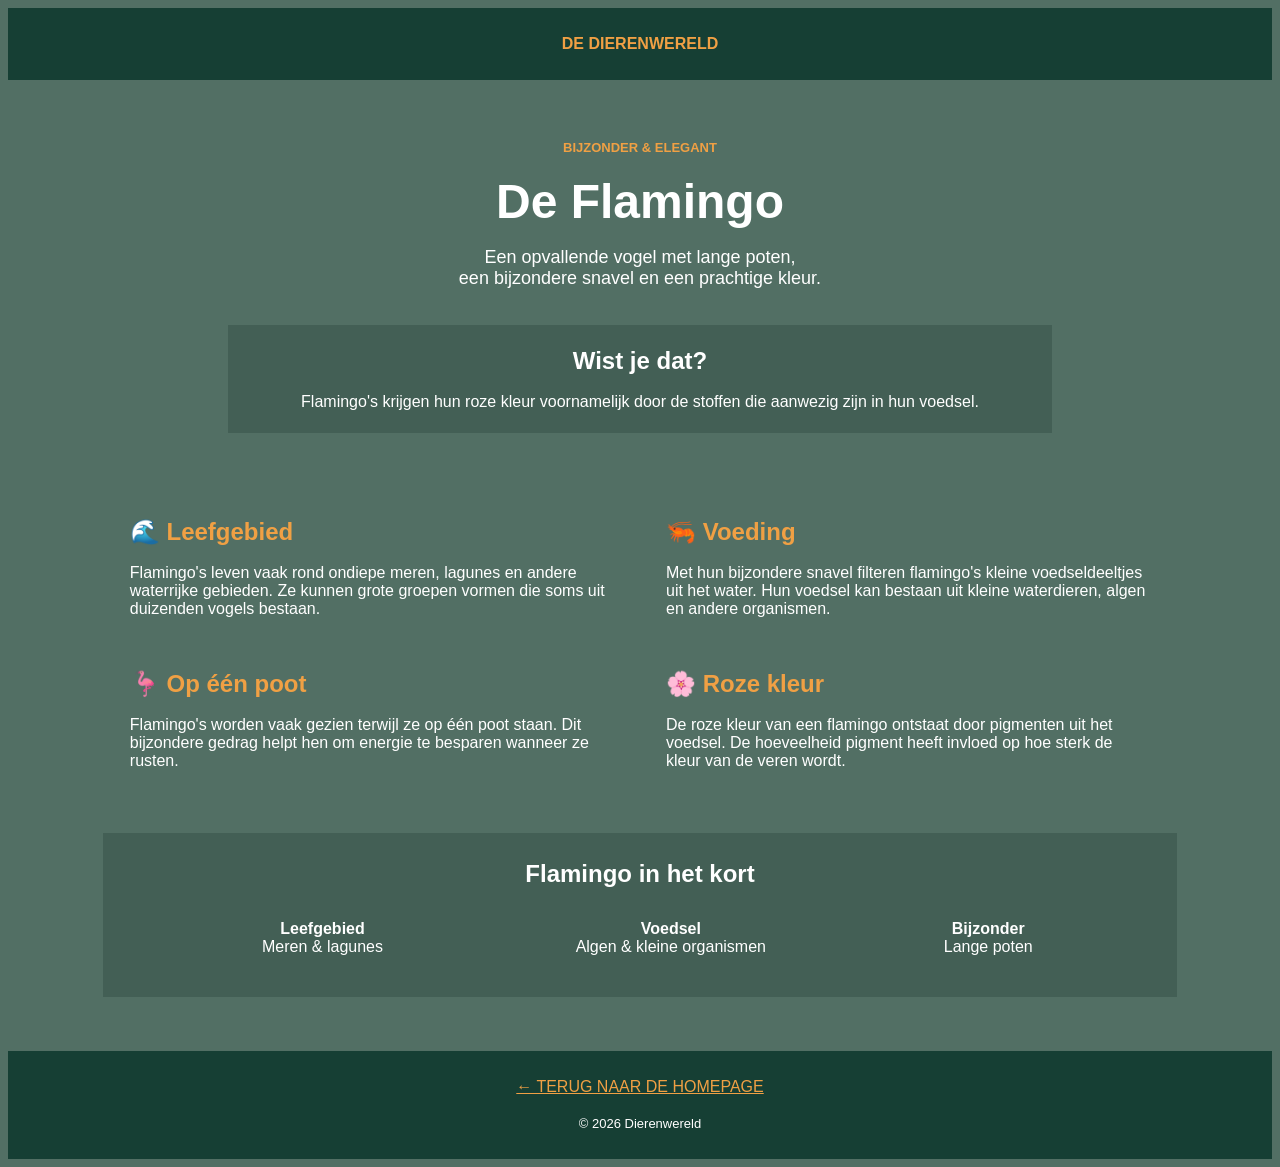
<file: Flamingo.html>
<!DOCTYPE html>
<html lang="nl">
<head>
    <meta charset="UTF-8">
    <title>Flamingo's | Dierenwereld</title>
</head>

<body bgcolor="#526f64" text="white" link="#f0a044" vlink="#f0a044" alink="#ffffff">

    <table width="100%" cellpadding="25" bgcolor="#163f34">
        <tr>
            <td align="center">
                <font face="Arial" size="3" color="#f0a044">
                    <b>DE DIERENWERELD</b>
                </font>
            </td>
        </tr>
    </table>

    <br><br>

    <table width="85%" align="center" cellpadding="20">
        <tr>
            <td align="center">

                <font face="Arial" size="2" color="#f0a044">
                    <b>BIJZONDER &amp; ELEGANT</b>
                </font>

                <br><br>

                <font face="Arial" size="7">
                    <b>De Flamingo</b>
                </font>

                <br><br>

                <font face="Arial" size="4">
                    Een opvallende vogel met lange poten,<br>
                    een bijzondere snavel en een prachtige kleur.
                </font>

                <br><br><br>

                <table width="80%" cellpadding="20" bgcolor="#435f55">
                    <tr>
                        <td align="center">
                            <font face="Arial" size="5">
                                <b>Wist je dat?</b>
                            </font>

                            <br><br>

                            <font face="Arial" size="3">
                                Flamingo's krijgen hun roze kleur
                                voornamelijk door de stoffen die
                                aanwezig zijn in hun voedsel.
                            </font>
                        </td>
                    </tr>
                </table>

            </td>
        </tr>
    </table>

    <br><br>

    <table width="85%" align="center" cellpadding="25">

        <tr>
            <td width="50%" valign="top">

                <font face="Arial" size="5" color="#f0a044">
                    <b>🌊 Leefgebied</b>
                </font>

                <br><br>

                <font face="Arial" size="3">
                    Flamingo's leven vaak rond ondiepe meren,
                    lagunes en andere waterrijke gebieden.
                    Ze kunnen grote groepen vormen die soms uit
                    duizenden vogels bestaan.
                </font>

            </td>

            <td width="50%" valign="top">

                <font face="Arial" size="5" color="#f0a044">
                    <b>🦐 Voeding</b>
                </font>

                <br><br>

                <font face="Arial" size="3">
                    Met hun bijzondere snavel filteren flamingo's
                    kleine voedseldeeltjes uit het water. Hun
                    voedsel kan bestaan uit kleine waterdieren,
                    algen en andere organismen.
                </font>

            </td>
        </tr>

        <tr>
            <td width="50%" valign="top">

                <font face="Arial" size="5" color="#f0a044">
                    <b>🦩 Op één poot</b>
                </font>

                <br><br>

                <font face="Arial" size="3">
                    Flamingo's worden vaak gezien terwijl ze op
                    één poot staan. Dit bijzondere gedrag helpt
                    hen om energie te besparen wanneer ze rusten.
                </font>

            </td>

            <td width="50%" valign="top">

                <font face="Arial" size="5" color="#f0a044">
                    <b>🌸 Roze kleur</b>
                </font>

                <br><br>

                <font face="Arial" size="3">
                    De roze kleur van een flamingo ontstaat door
                    pigmenten uit het voedsel. De hoeveelheid
                    pigment heeft invloed op hoe sterk de kleur
                    van de veren wordt.
                </font>

            </td>
        </tr>

    </table>

    <br><br>

    <table width="85%" align="center" cellpadding="25" bgcolor="#435f55">

        <tr>
            <td align="center">

                <font face="Arial" size="5">
                    <b>Flamingo in het kort</b>
                </font>

                <br><br>

                <table width="90%" cellpadding="12">

                    <tr>

                        <td align="center">
                            <font face="Arial" size="3">
                                <b>Leefgebied</b><br>
                                Meren &amp; lagunes
                            </font>
                        </td>

                        <td align="center">
                            <font face="Arial" size="3">
                                <b>Voedsel</b><br>
                                Algen &amp; kleine organismen
                            </font>
                        </td>

                        <td align="center">
                            <font face="Arial" size="3">
                                <b>Bijzonder</b><br>
                                Lange poten
                            </font>
                        </td>

                    </tr>

                </table>

            </td>
        </tr>

    </table>

    <br><br><br>

    <table width="100%" cellpadding="25" bgcolor="#163f34">

        <tr>
            <td align="center">

                <font face="Arial" size="3">
                    <a href="index.html">
                        ← TERUG NAAR DE HOMEPAGE
                    </a>
                </font>

                <br><br>

                <font face="Arial" size="2">
                    © 2026 Dierenwereld
                </font>

            </td>
        </tr>

    </table>

</body>
</html>
</file>
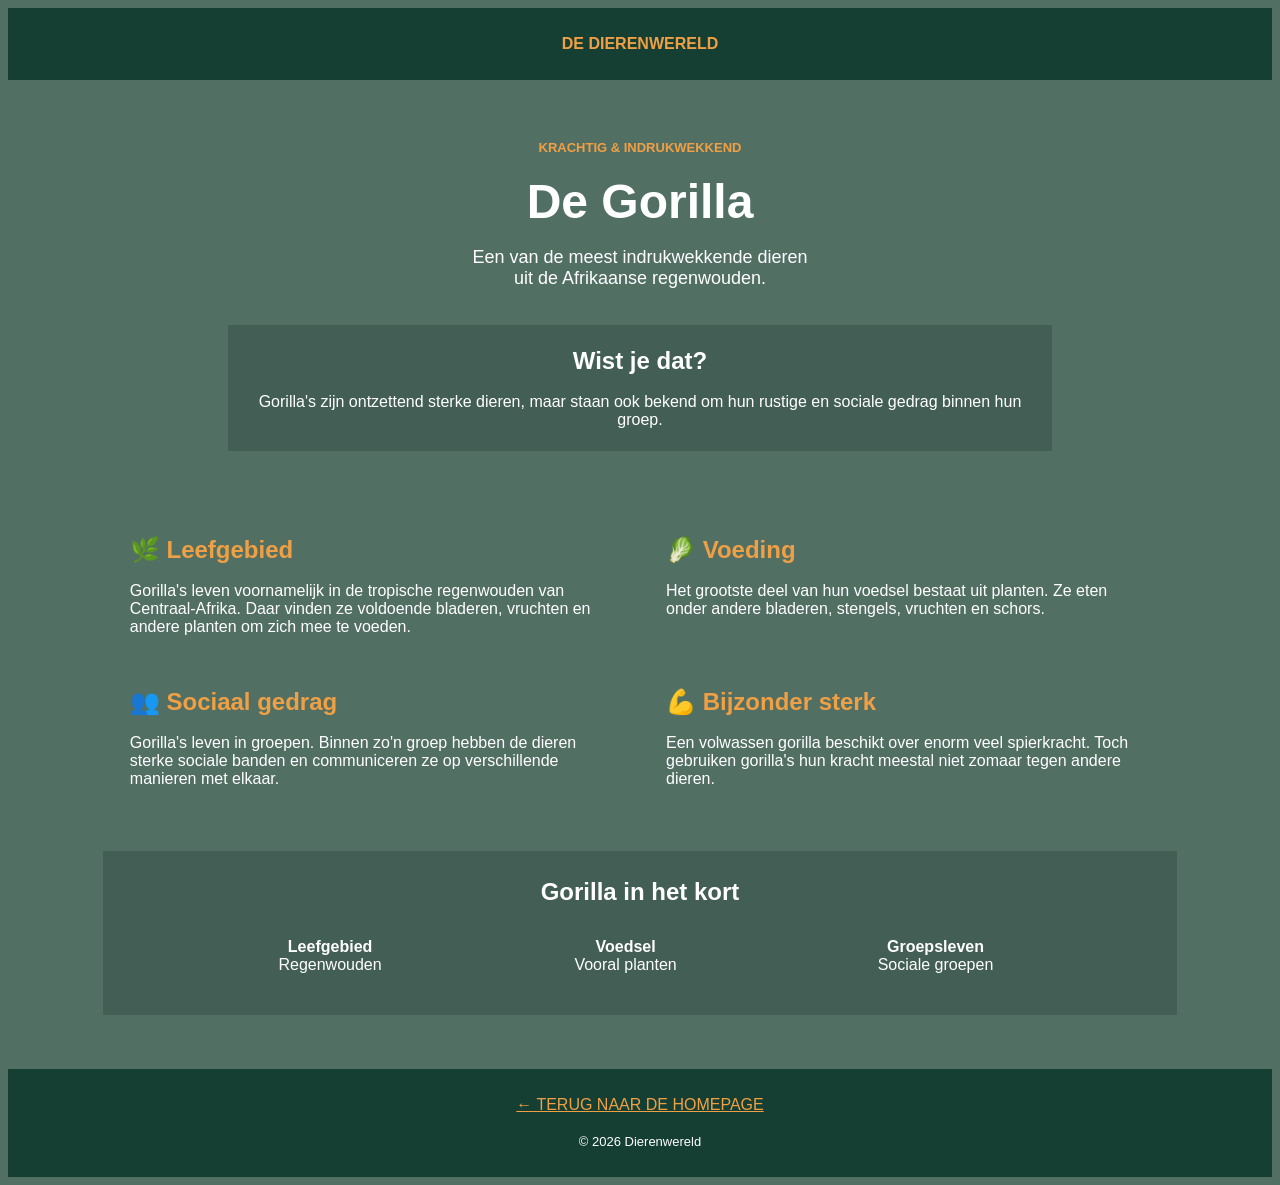
<file: Gorilla.html>
<!DOCTYPE html>
<html lang="nl">
<head>
    <meta charset="UTF-8">
    <title>Gorilla's | Dierenwereld</title>
</head>

<body bgcolor="#526f64" text="white" link="#f0a044" vlink="#f0a044" alink="#ffffff">

    <table width="100%" cellpadding="25" bgcolor="#163f34">
        <tr>
            <td align="center">
                <font face="Arial" size="3" color="#f0a044">
                    <b>DE DIERENWERELD</b>
                </font>
            </td>
        </tr>
    </table>

    <br><br>

    <table width="85%" align="center" cellpadding="20">
        <tr>
            <td align="center">

                <font face="Arial" size="2" color="#f0a044">
                    <b>KRACHTIG &amp; INDRUKWEKKEND</b>
                </font>

                <br><br>

                <font face="Arial" size="7">
                    <b>De Gorilla</b>
                </font>

                <br><br>

                <font face="Arial" size="4">
                    Een van de meest indrukwekkende dieren<br>
                    uit de Afrikaanse regenwouden.
                </font>

                <br><br><br>

                <table width="80%" cellpadding="20" bgcolor="#435f55">
                    <tr>
                        <td align="center">
                            <font face="Arial" size="5">
                                <b>Wist je dat?</b>
                            </font>
                            <br><br>
                            <font face="Arial" size="3">
                                Gorilla's zijn ontzettend sterke dieren,
                                maar staan ook bekend om hun rustige en
                                sociale gedrag binnen hun groep.
                            </font>
                        </td>
                    </tr>
                </table>

            </td>
        </tr>
    </table>

    <br><br>

    <table width="85%" align="center" cellpadding="25">
        <tr>
            <td width="50%" valign="top">
                <font face="Arial" size="5" color="#f0a044">
                    <b>🌿 Leefgebied</b>
                </font>

                <br><br>

                <font face="Arial" size="3">
                    Gorilla's leven voornamelijk in de tropische
                    regenwouden van Centraal-Afrika. Daar vinden ze
                    voldoende bladeren, vruchten en andere planten
                    om zich mee te voeden.
                </font>
            </td>

            <td width="50%" valign="top">
                <font face="Arial" size="5" color="#f0a044">
                    <b>🥬 Voeding</b>
                </font>

                <br><br>

                <font face="Arial" size="3">
                    Het grootste deel van hun voedsel bestaat uit
                    planten. Ze eten onder andere bladeren, stengels,
                    vruchten en schors.
                </font>
            </td>
        </tr>

        <tr>
            <td width="50%" valign="top">
                <font face="Arial" size="5" color="#f0a044">
                    <b>👥 Sociaal gedrag</b>
                </font>

                <br><br>

                <font face="Arial" size="3">
                    Gorilla's leven in groepen. Binnen zo'n groep
                    hebben de dieren sterke sociale banden en
                    communiceren ze op verschillende manieren met
                    elkaar.
                </font>
            </td>

            <td width="50%" valign="top">
                <font face="Arial" size="5" color="#f0a044">
                    <b>💪 Bijzonder sterk</b>
                </font>

                <br><br>

                <font face="Arial" size="3">
                    Een volwassen gorilla beschikt over enorm veel
                    spierkracht. Toch gebruiken gorilla's hun kracht
                    meestal niet zomaar tegen andere dieren.
                </font>
            </td>
        </tr>
    </table>

    <br><br>

    <table width="85%" align="center" cellpadding="25" bgcolor="#435f55">
        <tr>
            <td align="center">

                <font face="Arial" size="5">
                    <b>Gorilla in het kort</b>
                </font>

                <br><br>

                <table width="90%" cellpadding="12">
                    <tr>
                        <td align="center">
                            <font face="Arial" size="3">
                                <b>Leefgebied</b><br>
                                Regenwouden
                            </font>
                        </td>

                        <td align="center">
                            <font face="Arial" size="3">
                                <b>Voedsel</b><br>
                                Vooral planten
                            </font>
                        </td>

                        <td align="center">
                            <font face="Arial" size="3">
                                <b>Groepsleven</b><br>
                                Sociale groepen
                            </font>
                        </td>
                    </tr>
                </table>

            </td>
        </tr>
    </table>

    <br><br><br>

    <table width="100%" cellpadding="25" bgcolor="#163f34">
        <tr>
            <td align="center">

                <font face="Arial" size="3">
                    <a href="index.html">
                        ← TERUG NAAR DE HOMEPAGE
                    </a>
                </font>

                <br><br>

                <font face="Arial" size="2">
                    © 2026 Dierenwereld
                </font>

            </td>
        </tr>
    </table>

</body>
</html>
</file>
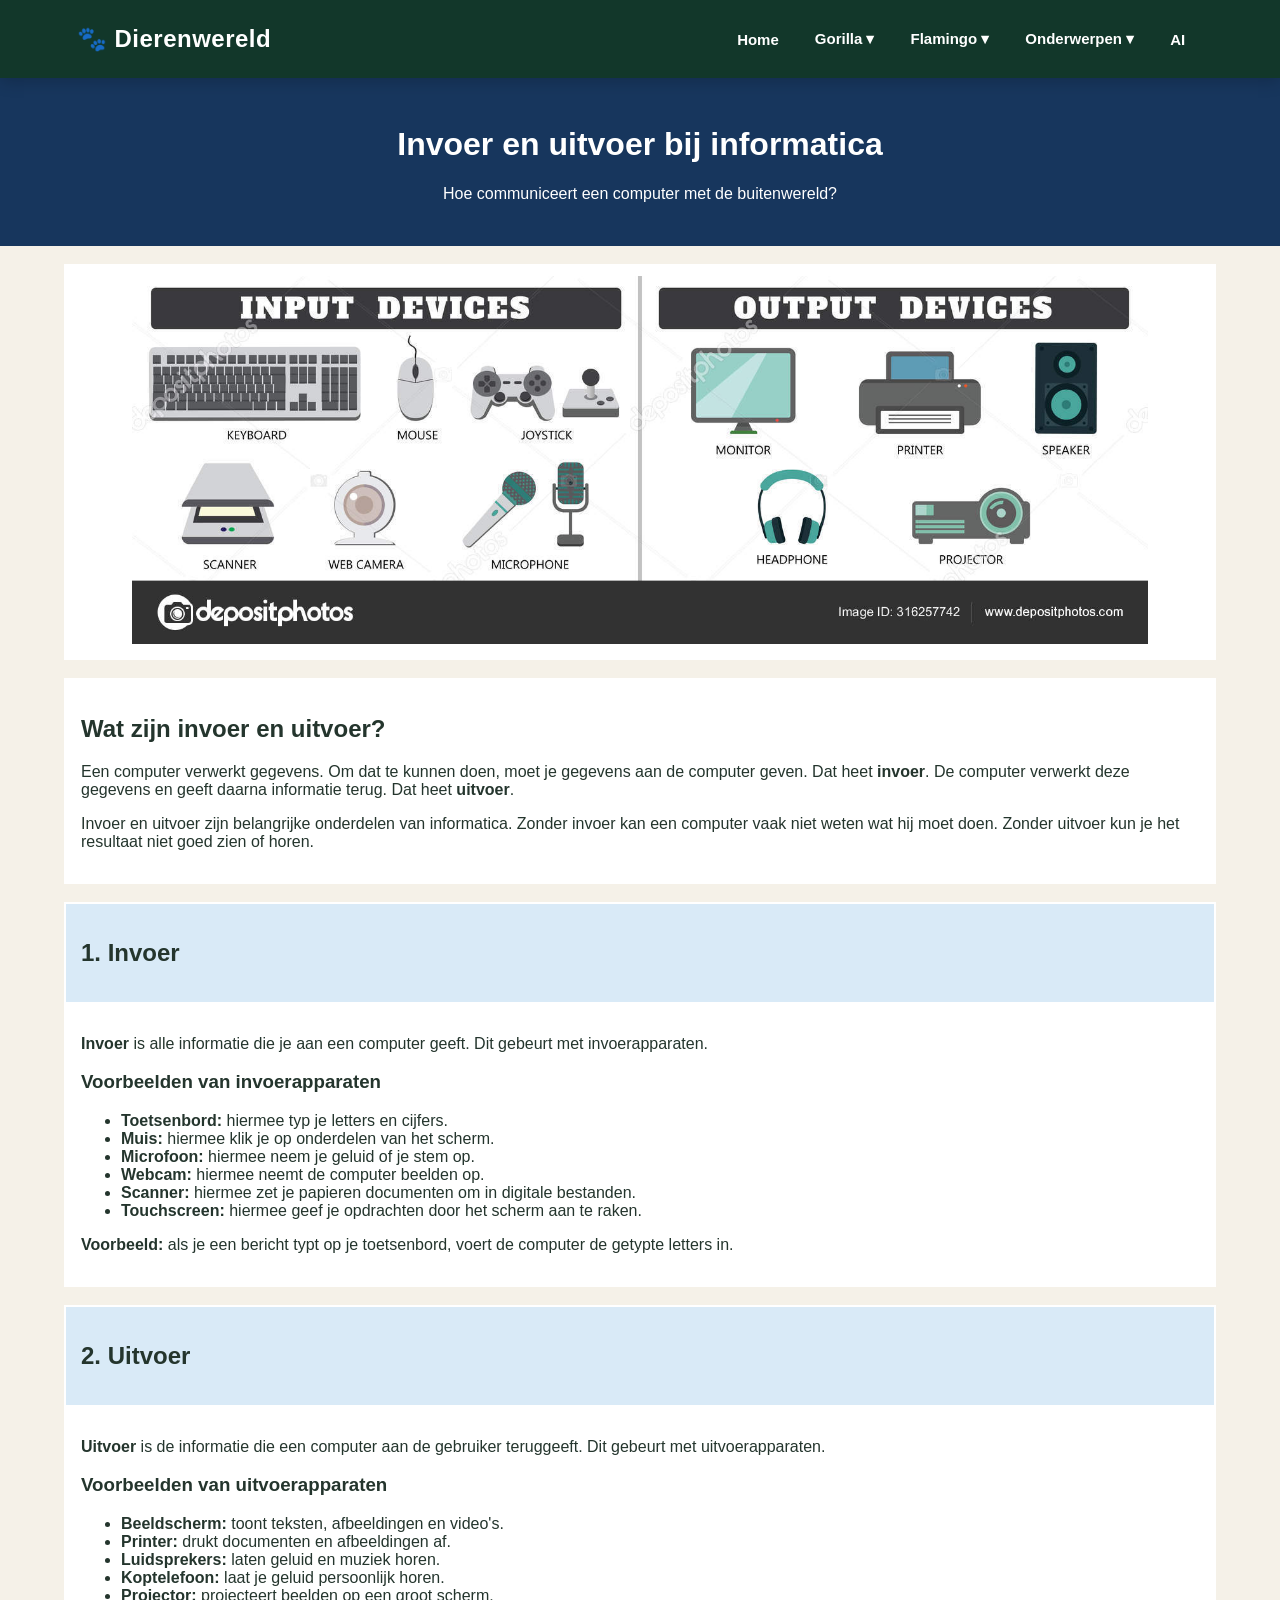
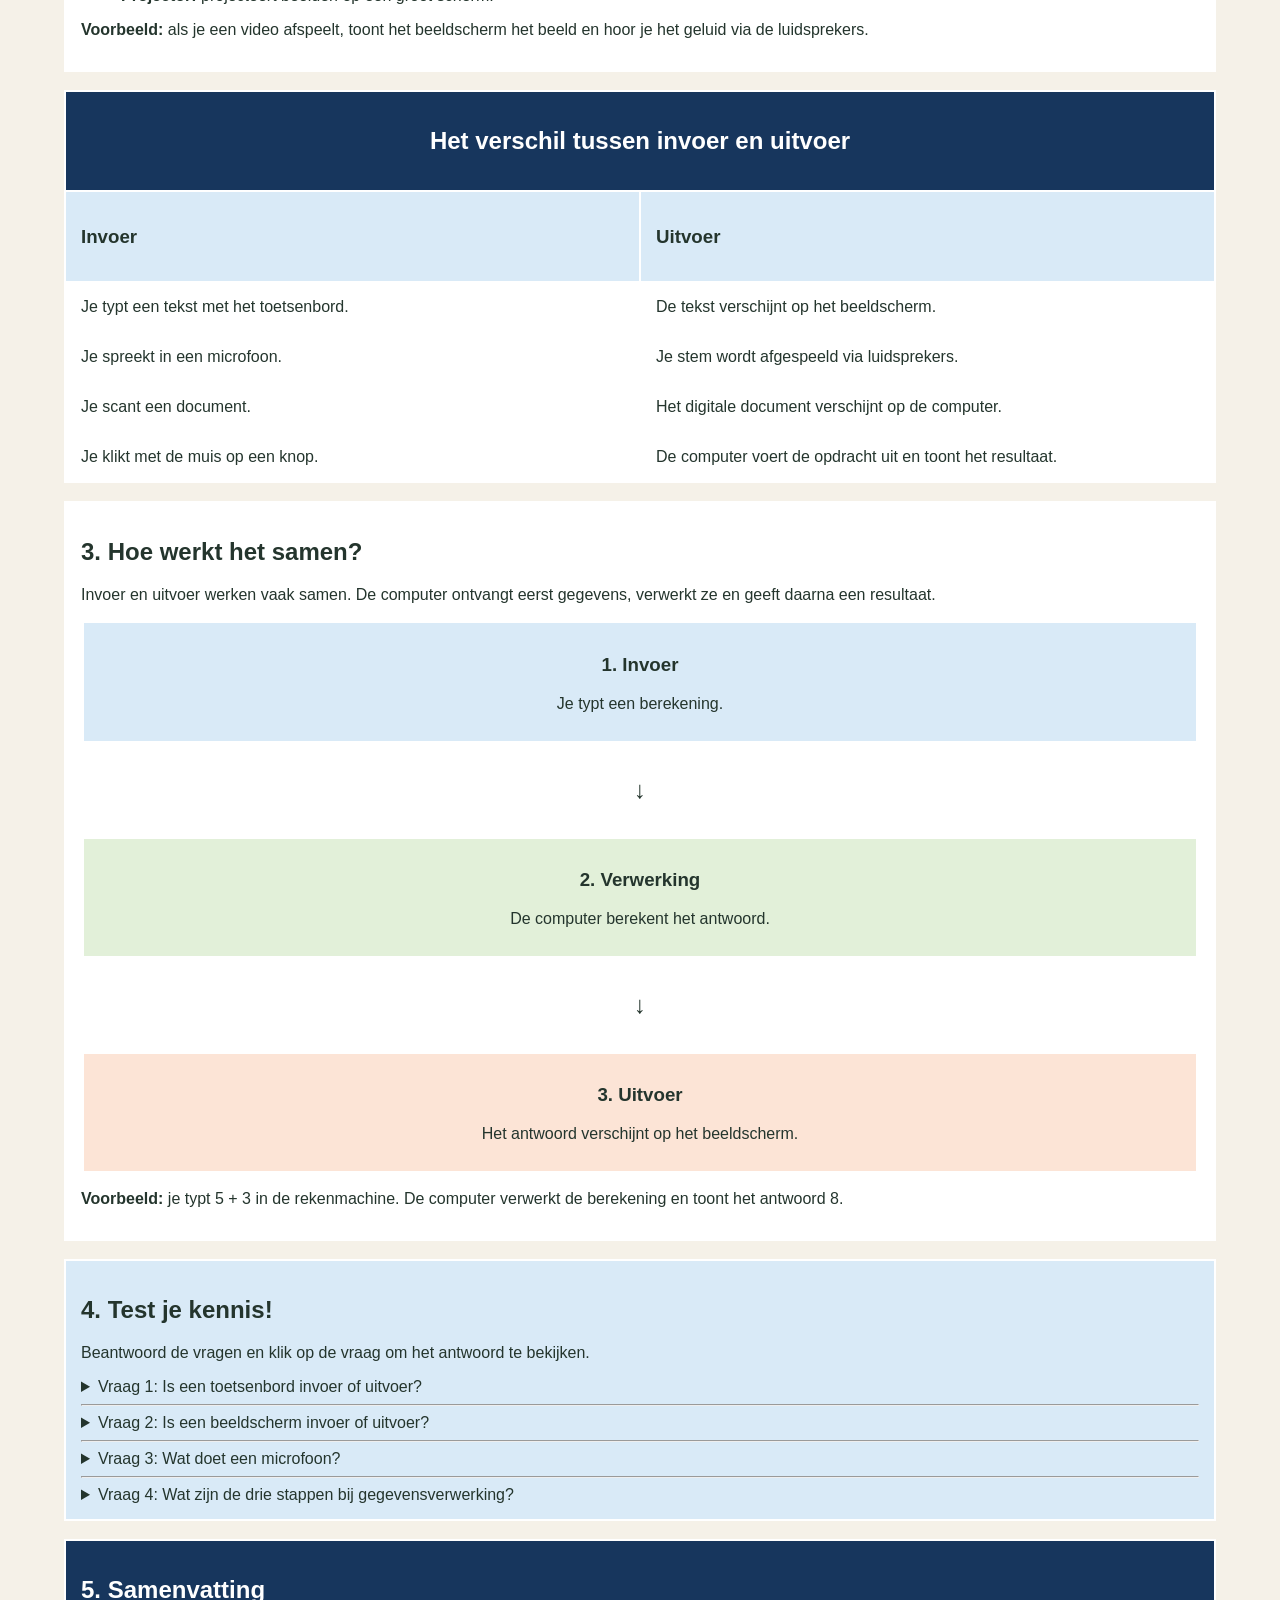
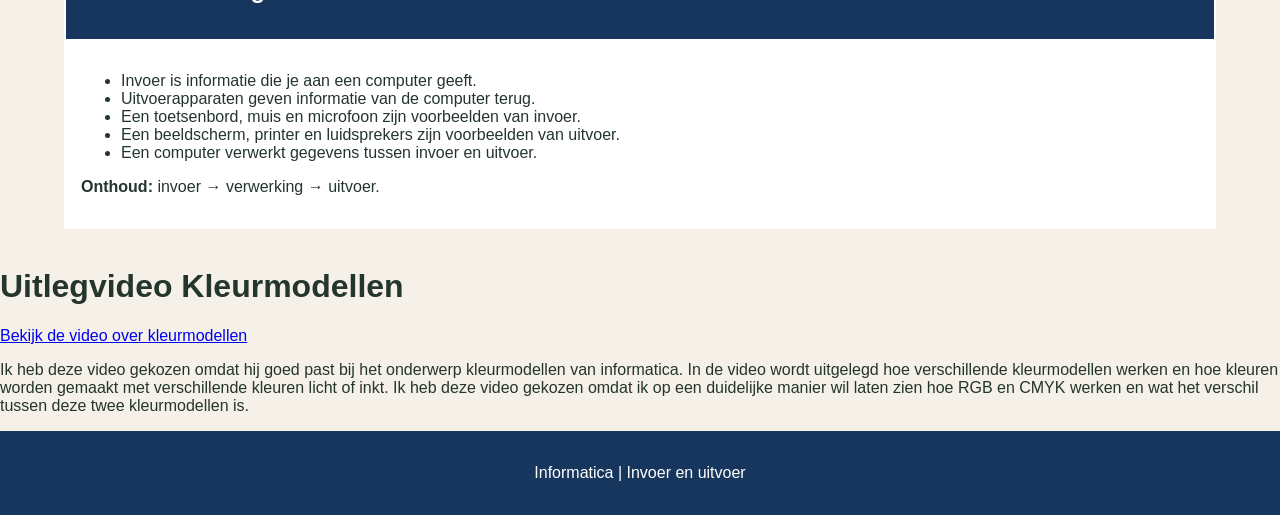
<file: invoeruitvoer.html>
<!DOCTYPE html>
<html lang="nl">
<head>
    <meta charset="UTF-8">
    <meta name="viewport" content="width=device-width, initial-scale=1.0">
    <title>Invoer en uitvoer bij informatica</title>
    <!-- Verbindt de HTML met het CSS-bestand -->
    <link rel="stylesheet" type="text/css" href="layout.css">
</head>

<body bgcolor="#F0F4F8" text="#222222">
<!-- ==================================================
         NAVIGATIE
         ================================================== -->

    <nav class="navbar">

        <!-- Naam/logo van de website -->
        <div class="logo">
            🐾 Dierenwereld
        </div>

        <!-- Hoofdmenu -->
        <ul class="menu">

            <li>
                <a href="index.html">Home</a>
            </li>

            <!-- Gorilla dropdown -->
            <li class="dropdown">

                <a href="#">Gorilla ▾</a>

                <ul class="dropdown-menu">

                    <li>
                        <a href="#">Geschiedenis</a>
                    </li>

                    <li>
                        <a href="voeding.html">Voeding</a>
                    </li>

                    <li>
                        <a href="#">Leefgebied</a>
                    </li>

                </ul>

            </li>


            <!-- Flamingo dropdown -->
            <li class="dropdown">

                <a href="#">Flamingo ▾</a>

                <ul class="dropdown-menu">

                    <li>
                        <a href="#">Geschiedenis</a>
                    </li>

                    <li>
                        <a href="#">Voeding</a>
                    </li>

                    <li>
                        <a href="#">Leefgebied</a>
                    </li>

                </ul>

            </li>


            <!-- Onderwerpen dropdown -->
            <li class="dropdown">

                <a href="#">Onderwerpen ▾</a>

                <ul class="dropdown-menu">

                    <li>
                        <a href="invoeruitvoer.html">
                            Invoer &amp; Uitvoer
                        </a>
                    </li>

                    <li>
                        <a href="binairstelsel.html">
                            Binair stelsel
                        </a>
                    </li>

                    <li>
                        <a href="kleurmodellen.html">
                            Kleurmodellen
                        </a>
                    </li>

                    <li>
                        <a href="Compressie.html">
                            Compressie
                        </a>
                    </li>

                </ul>

            </li>


            <li>
                <a href="ai.html"> AI</a>
            </li>

        </ul>

    </nav>

    <!-- TITEL -->
    <table width="100%" cellpadding="25" bgcolor="#17365D">
        <tr>
            <td align="center">
                <h1><font color="#FFFFFF">Invoer en uitvoer bij informatica</font></h1>
                <p><font color="#FFFFFF">Hoe communiceert een computer met de buitenwereld?</font></p>
            </td>
        </tr>
    </table>

    <br>

    <!-- FOTO -->
    <table width="90%" align="center" cellpadding="10" bgcolor="#FFFFFF">
        <tr>
            <td align="center">
                <img src="depositphotos_316257742-stock-illustration-input-output-devices-white-background.jpg"
                     alt="Computer met invoer- en uitvoerapparaten"
                     width="90%">
            </td>
        </tr>
    </table>

    <br>

    <!-- INTRODUCTIE -->
    <table width="90%" align="center" cellpadding="15" bgcolor="#FFFFFF">
        <tr>
            <td>
                <h2>Wat zijn invoer en uitvoer?</h2>
                <p>
                    Een computer verwerkt gegevens. Om dat te kunnen doen,
                    moet je gegevens aan de computer geven. Dat heet
                    <b>invoer</b>. De computer verwerkt deze gegevens en
                    geeft daarna informatie terug. Dat heet <b>uitvoer</b>.
                </p>
                <p>
                    Invoer en uitvoer zijn belangrijke onderdelen van
                    informatica. Zonder invoer kan een computer vaak niet
                    weten wat hij moet doen. Zonder uitvoer kun je het
                    resultaat niet goed zien of horen.
                </p>
            </td>
        </tr>
    </table>

    <br>

    <!-- INVOER -->
    <table width="90%" align="center" cellpadding="15" bgcolor="#FFFFFF">
        <tr bgcolor="#D9EAF7">
            <td>
                <h2>1. Invoer</h2>
            </td>
        </tr>
        <tr>
            <td>
                <p>
                    <b>Invoer</b> is alle informatie die je aan een computer
                    geeft. Dit gebeurt met invoerapparaten.
                </p>

                <h3>Voorbeelden van invoerapparaten</h3>
                <ul>
                    <li><b>Toetsenbord:</b> hiermee typ je letters en cijfers.</li>
                    <li><b>Muis:</b> hiermee klik je op onderdelen van het scherm.</li>
                    <li><b>Microfoon:</b> hiermee neem je geluid of je stem op.</li>
                    <li><b>Webcam:</b> hiermee neemt de computer beelden op.</li>
                    <li><b>Scanner:</b> hiermee zet je papieren documenten om in digitale bestanden.</li>
                    <li><b>Touchscreen:</b> hiermee geef je opdrachten door het scherm aan te raken.</li>
                </ul>

                <p>
                    <b>Voorbeeld:</b> als je een bericht typt op je toetsenbord,
                    voert de computer de getypte letters in.
                </p>
            </td>
        </tr>
    </table>

    <br>

    <!-- UITVOER -->
    <table width="90%" align="center" cellpadding="15" bgcolor="#FFFFFF">
        <tr bgcolor="#D9EAF7">
            <td>
                <h2>2. Uitvoer</h2>
            </td>
        </tr>
        <tr>
            <td>
                <p>
                    <b>Uitvoer</b> is de informatie die een computer aan de
                    gebruiker teruggeeft. Dit gebeurt met uitvoerapparaten.
                </p>

                <h3>Voorbeelden van uitvoerapparaten</h3>
                <ul>
                    <li><b>Beeldscherm:</b> toont teksten, afbeeldingen en video's.</li>
                    <li><b>Printer:</b> drukt documenten en afbeeldingen af.</li>
                    <li><b>Luidsprekers:</b> laten geluid en muziek horen.</li>
                    <li><b>Koptelefoon:</b> laat je geluid persoonlijk horen.</li>
                    <li><b>Projector:</b> projecteert beelden op een groot scherm.</li>
                </ul>

                <p>
                    <b>Voorbeeld:</b> als je een video afspeelt, toont het
                    beeldscherm het beeld en hoor je het geluid via de
                    luidsprekers.
                </p>
            </td>
        </tr>
    </table>

    <br>

    <!-- VERSCHIL -->
    <table width="90%" align="center" cellpadding="15" bgcolor="#FFFFFF">
        <tr bgcolor="#17365D">
            <td colspan="2" align="center">
                <h2><font color="#FFFFFF">Het verschil tussen invoer en uitvoer</font></h2>
            </td>
        </tr>
        <tr bgcolor="#D9EAF7">
            <td width="50%">
                <h3>Invoer</h3>
            </td>
            <td width="50%">
                <h3>Uitvoer</h3>
            </td>
        </tr>
        <tr>
            <td>Je typt een tekst met het toetsenbord.</td>
            <td>De tekst verschijnt op het beeldscherm.</td>
        </tr>
        <tr>
            <td>Je spreekt in een microfoon.</td>
            <td>Je stem wordt afgespeeld via luidsprekers.</td>
        </tr>
        <tr>
            <td>Je scant een document.</td>
            <td>Het digitale document verschijnt op de computer.</td>
        </tr>
        <tr>
            <td>Je klikt met de muis op een knop.</td>
            <td>De computer voert de opdracht uit en toont het resultaat.</td>
        </tr>
    </table>

    <br>

    <!-- HOE WERKT HET? -->
    <table width="90%" align="center" cellpadding="15" bgcolor="#FFFFFF">
        <tr>
            <td>
                <h2>3. Hoe werkt het samen?</h2>

                <p>
                    Invoer en uitvoer werken vaak samen. De computer ontvangt
                    eerst gegevens, verwerkt ze en geeft daarna een resultaat.
                </p>

                <table width="100%" cellpadding="12" cellspacing="3">
                    <tr bgcolor="#D9EAF7">
                        <td align="center">
                            <h3>1. Invoer</h3>
                            <p>Je typt een berekening.</p>
                        </td>
                    </tr>
                    <tr>
                        <td align="center">
                            <h2>↓</h2>
                        </td>
                    </tr>
                    <tr bgcolor="#E2F0D9">
                        <td align="center">
                            <h3>2. Verwerking</h3>
                            <p>De computer berekent het antwoord.</p>
                        </td>
                    </tr>
                    <tr>
                        <td align="center">
                            <h2>↓</h2>
                        </td>
                    </tr>
                    <tr bgcolor="#FCE4D6">
                        <td align="center">
                            <h3>3. Uitvoer</h3>
                            <p>Het antwoord verschijnt op het beeldscherm.</p>
                        </td>
                    </tr>
                </table>

                <p>
                    <b>Voorbeeld:</b> je typt 5 + 3 in de rekenmachine.
                    De computer verwerkt de berekening en toont het antwoord 8.
                </p>
            </td>
        </tr>
    </table>

    <br>

    <!-- QUIZ -->
    <table width="90%" align="center" cellpadding="15" bgcolor="#FFFFFF">
        <tr bgcolor="#D9EAF7">
            <td>
                <h2>4. Test je kennis!</h2>
                <p>Beantwoord de vragen en klik op de vraag om het antwoord te bekijken.</p>

                <details>
                    <summary>Vraag 1: Is een toetsenbord invoer of uitvoer?</summary>
                    <p>Antwoord: invoer, omdat je er gegevens mee aan de computer geeft.</p>
                </details>

                <hr>

                <details>
                    <summary>Vraag 2: Is een beeldscherm invoer of uitvoer?</summary>
                    <p>Antwoord: uitvoer, omdat het informatie van de computer laat zien.</p>
                </details>

                <hr>

                <details>
                    <summary>Vraag 3: Wat doet een microfoon?</summary>
                    <p>Antwoord: een microfoon neemt geluid op en geeft dit door aan de computer.</p>
                </details>

                <hr>

                <details>
                    <summary>Vraag 4: Wat zijn de drie stappen bij gegevensverwerking?</summary>
                    <p>Antwoord: invoer, verwerking en uitvoer.</p>
                </details>
            </td>
        </tr>
    </table>

    <br>

    <!-- SAMENVATTING -->
    <table width="90%" align="center" cellpadding="15" bgcolor="#FFFFFF">
        <tr bgcolor="#17365D">
            <td>
                <h2><font color="#FFFFFF">5. Samenvatting</font></h2>
            </td>
        </tr>
        <tr>
            <td>
                <ul>
                    <li>Invoer is informatie die je aan een computer geeft.</li>
                    <li>Uitvoerapparaten geven informatie van de computer terug.</li>
                    <li>Een toetsenbord, muis en microfoon zijn voorbeelden van invoer.</li>
                    <li>Een beeldscherm, printer en luidsprekers zijn voorbeelden van uitvoer.</li>
                    <li>Een computer verwerkt gegevens tussen invoer en uitvoer.</li>
                </ul>

                <p>
                    <b>Onthoud:</b> invoer → verwerking → uitvoer.
                </p>
            </td>
        </tr>
    </table>

    <br> <p style="text-align: center;">
                    <h1>Uitlegvideo Kleurmodellen</h1>
  <a href="https://www.youtube.com/watch?v=O_rLBLBLzsY" target="_blank">
    Bekijk de video over kleurmodellen
  </a>
   <p>Ik heb deze video gekozen omdat hij goed past bij het onderwerp kleurmodellen van informatica. 
    In de video wordt uitgelegd hoe verschillende kleurmodellen werken en hoe kleuren worden gemaakt met verschillende kleuren licht of inkt.
    Ik heb deze video gekozen omdat ik op een duidelijke manier wil laten zien hoe RGB en CMYK werken en wat het verschil tussen deze twee kleurmodellen is. 
    </p>
</p>

    <!-- VOETTEKST -->
    <table width="100%" cellpadding="15" bgcolor="#17365D">
        <tr>
            <td align="center">
                <p><font color="#FFFFFF">Informatica | Invoer en uitvoer</font></p>
            </td>
        </tr>
    </table>

</body>
</html>
</file>
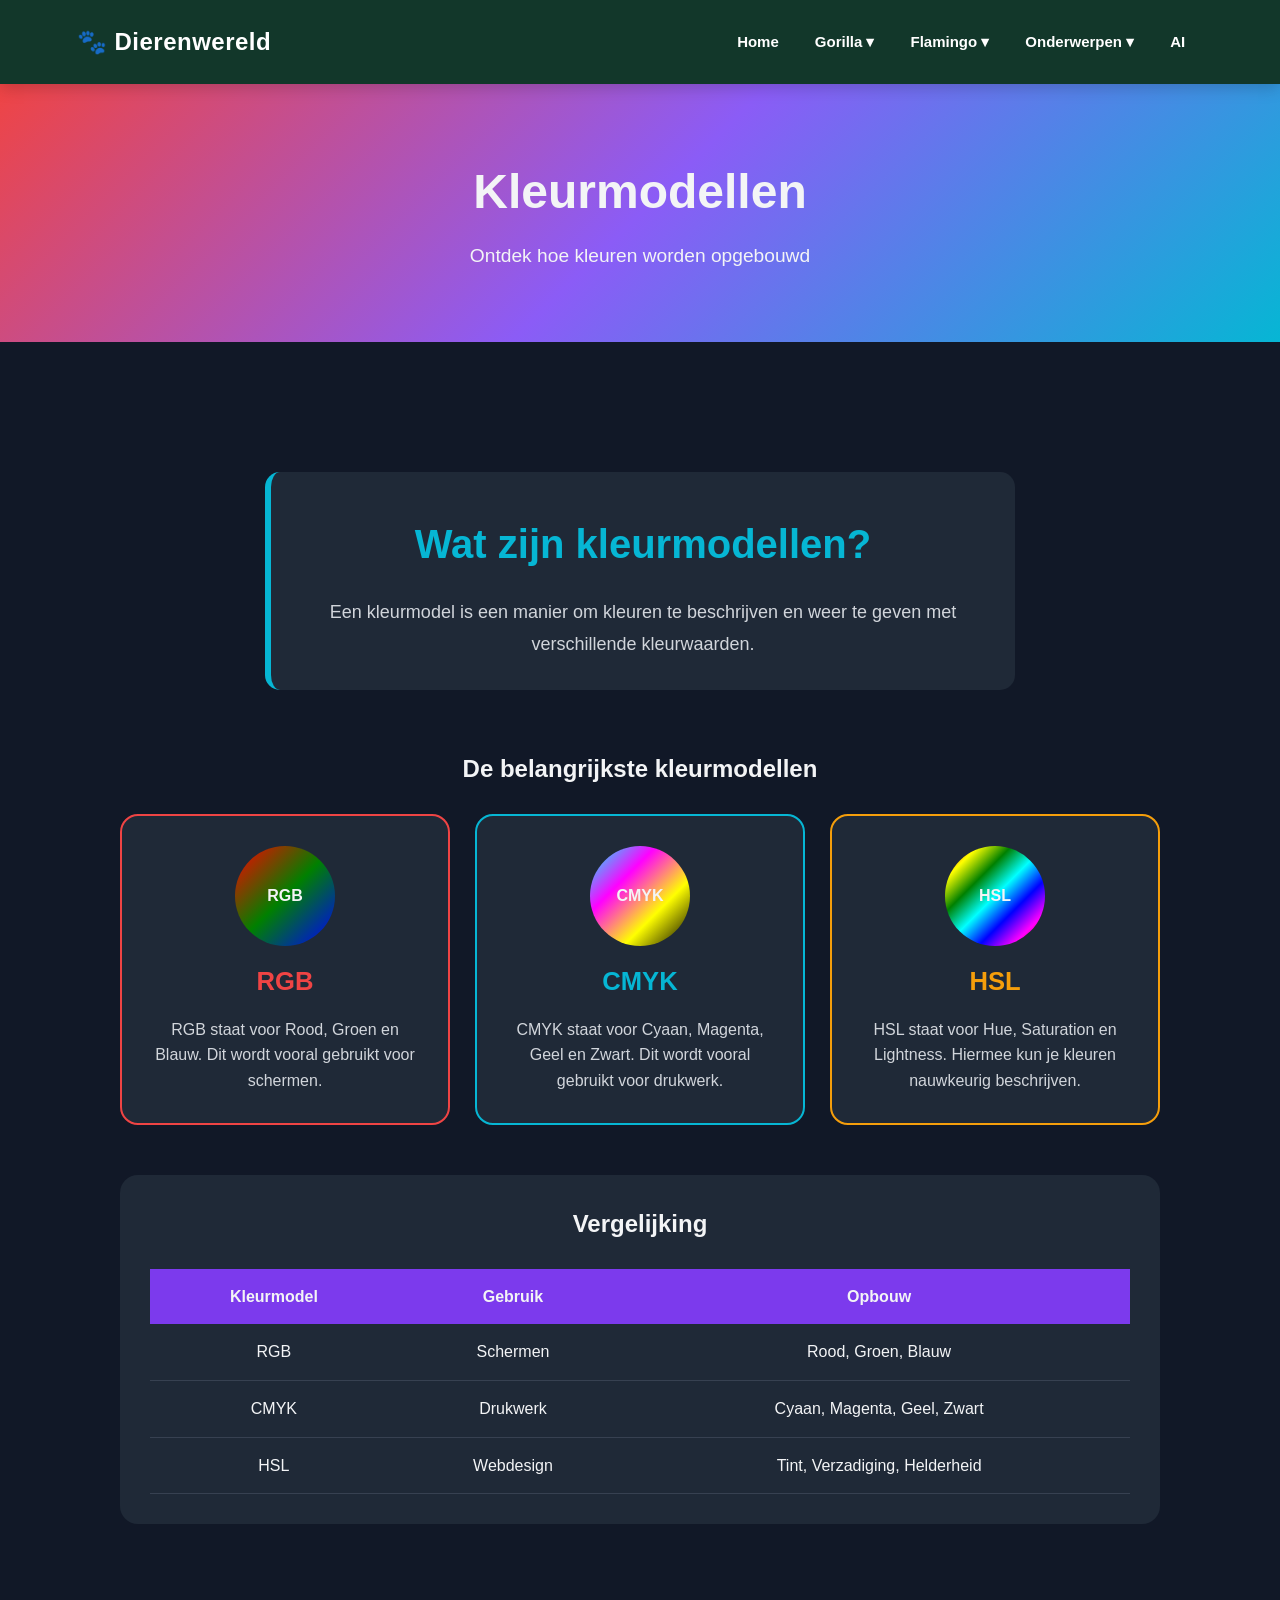
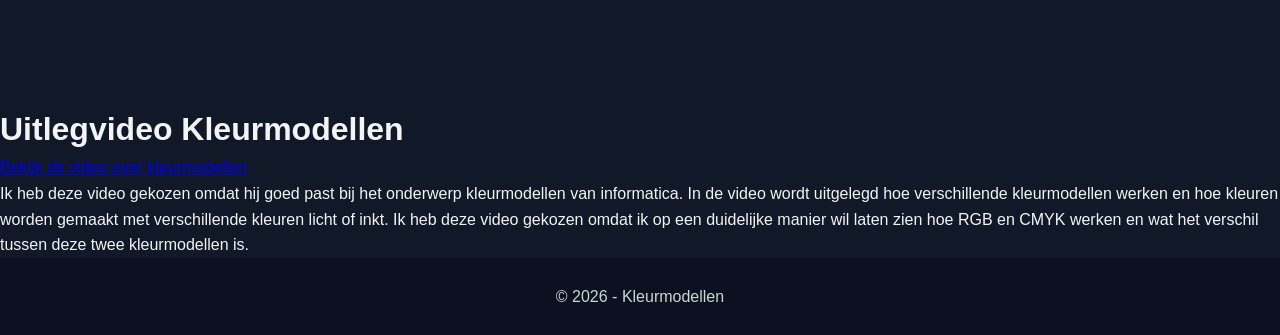
<file: kleurmodellen.html>
<!DOCTYPE html>
<html lang="nl">
<head>
    <meta charset="UTF-8">
    <meta name="viewport" content="width=device-width, initial-scale=1.0">
    <title>Kleurmodellen</title>
    
<!-- CSS-bestand -->
    <link rel="stylesheet" type="text/css" href="layout.css">



    <style>
        * {
            box-sizing: border-box;
            margin: 0;
            padding: 0;
        }

        body {
            font-family: Arial, sans-serif;
            background: #111827;
            color: #f3f4f6;
            line-height: 1.6;
        }

        header {
            background: linear-gradient(135deg, #ef4444, #8b5cf6, #06b6d4);
            padding: 70px 20px;
            text-align: center;
        }

        header h1 {
            font-size: 3rem;
            margin-bottom: 10px;
        }

        header p {
            font-size: 1.2rem;
        }

        main {
            width: 90%;
            max-width: 1100px;
            margin: 50px auto;
        }

        section {
            margin-bottom: 50px;
        }

        h2 {
            text-align: center;
            margin-bottom: 25px;
        }

        .intro {
            background: #1f2937;
            padding: 30px;
            border-radius: 15px;
            border-left: 6px solid #06b6d4;
        }

        .intro h2 {
            color: #06b6d4;
        }

        .intro p {
            text-align: center;
            color: #d1d5db;
        }

        .cards {
            display: grid;
            grid-template-columns: repeat(3, 1fr);
            gap: 25px;
        }

        .card {
            background: #1f2937;
            padding: 30px;
            border-radius: 18px;
            text-align: center;
            transition: 0.3s;
        }

        .card:hover {
            transform: translateY(-8px);
        }

        .rgb {
            border: 2px solid #ef4444;
        }

        .cmyk {
            border: 2px solid #06b6d4;
        }

        .hsl {
            border: 2px solid #f59e0b;
        }

        .rgb h3 {
            color: #ef4444;
        }

        .cmyk h3 {
            color: #06b6d4;
        }

        .hsl h3 {
            color: #f59e0b;
        }

        .card h3 {
            font-size: 1.6rem;
            margin: 15px 0;
        }

        .card p {
            color: #d1d5db;
        }

        .kleur-cirkel {
            width: 100px;
            height: 100px;
            margin: auto;
            border-radius: 50%;
            display: flex;
            align-items: center;
            justify-content: center;
            font-weight: bold;
        }

        .rgb .kleur-cirkel {
            background: linear-gradient(
                135deg,
                red,
                green,
                blue
            );
        }

        .cmyk .kleur-cirkel {
            background: linear-gradient(
                135deg,
                cyan,
                magenta,
                yellow,
                black
            );
        }

        .hsl .kleur-cirkel {
            background: linear-gradient(
                135deg,
                red,
                yellow,
                green,
                cyan,
                blue,
                magenta,
                red
            );
        }

        .vergelijking {
            background: #1f2937;
            padding: 30px;
            border-radius: 18px;
        }

        table {
            width: 100%;
            border-collapse: collapse;
        }

        th {
            background: #7c3aed;
            padding: 15px;
        }

        td {
            padding: 15px;
            text-align: center;
            border-bottom: 1px solid #374151;
        }

        tr:hover {
            background: #374151;
        }

        footer {
            background: #0b1120;
            text-align: center;
            padding: 25px;
            color: #9ca3af;
        }

        @media (max-width: 800px) {
            .cards {
                grid-template-columns: 1fr;
            }
        }
    </style>
</head>

<body>
<!-- ==================================================
     NAVIGATIE
     ================================================== -->

<nav class="navbar">

    <!-- Naam/logo van de website -->
    <div class="logo">
        🐾 Dierenwereld
    </div>

    <!-- Hoofdmenu -->
    <ul class="menu">

        <li>
            <a href="index.html">Home</a>
        </li>

        <!-- Gorilla dropdown -->
        <li class="dropdown">
            <a href="#">Gorilla ▾</a>

            <ul class="dropdown-menu">
                <li>
                    <a href="#">Geschiedenis</a>
                </li>

                <li>
                    <a href="voeding.html">Voeding</a>
                </li>

                <li>
                    <a href="#">Leefgebied</a>
                </li>
            </ul>
        </li>

        <!-- Flamingo dropdown -->
        <li class="dropdown">
            <a href="#">Flamingo ▾</a>

            <ul class="dropdown-menu">
                <li>
                    <a href="#">Geschiedenis</a>
                </li>

                <li>
                    <a href="#">Voeding</a>
                </li>

                <li>
                    <a href="#">Leefgebied</a>
                </li>
            </ul>
        </li>

        <!-- Onderwerpen dropdown -->
        <li class="dropdown">
            <a href="#">Onderwerpen ▾</a>

            <ul class="dropdown-menu">
                <li>
                    <a href="invoeruitvoer.html">
                        Invoer &amp; Uitvoer
                    </a>
                </li>

                <li>
                    <a href="binairstelsel.html">
                        Binair stelsel
                    </a>
                </li>

                <li>
                    <a href="kleurmodellen.html">
                        Kleurmodellen
                    </a>
                </li>

                <li>
                    <a href="Compressie.html">
                        Compressie
                    </a>
                </li>
            </ul>
        </li>

        <li>
            <a href="ai.html">AI</a>
        </li>

    </ul>

</nav>
    <header>
        <h1>Kleurmodellen</h1>
        <p>Ontdek hoe kleuren worden opgebouwd</p>
    </header>

    <main>

        <section class="intro">
            <h2>Wat zijn kleurmodellen?</h2>
            <p>
                Een kleurmodel is een manier om kleuren te beschrijven
                en weer te geven met verschillende kleurwaarden.
            </p>
        </section>

        <section>
            <h2>De belangrijkste kleurmodellen</h2>

            <div class="cards">

                <article class="card rgb">
                    <div class="kleur-cirkel">RGB</div>
                    <h3>RGB</h3>
                    <p>
                        RGB staat voor Rood, Groen en Blauw.
                        Dit wordt vooral gebruikt voor schermen.
                    </p>
                </article>

                <article class="card cmyk">
                    <div class="kleur-cirkel">CMYK</div>
                    <h3>CMYK</h3>
                    <p>
                        CMYK staat voor Cyaan, Magenta, Geel en Zwart.
                        Dit wordt vooral gebruikt voor drukwerk.
                    </p>
                </article>

                <article class="card hsl">
                    <div class="kleur-cirkel">HSL</div>
                    <h3>HSL</h3>
                    <p>
                        HSL staat voor Hue, Saturation en Lightness.
                        Hiermee kun je kleuren nauwkeurig beschrijven.
                    </p>
                </article>

            </div>
        </section>

        <section class="vergelijking">
            <h2>Vergelijking</h2>

            <table>
                <tr>
                    <th>Kleurmodel</th>
                    <th>Gebruik</th>
                    <th>Opbouw</th>
                </tr>

                <tr>
                    <td>RGB</td>
                    <td>Schermen</td>
                    <td>Rood, Groen, Blauw</td>
                </tr>

                <tr>
                    <td>CMYK</td>
                    <td>Drukwerk</td>
                    <td>Cyaan, Magenta, Geel, Zwart</td>
                </tr>

                <tr>
                    <td>HSL</td>
                    <td>Webdesign</td>
                    <td>Tint, Verzadiging, Helderheid</td>
                </tr>
            </table>
        </section>

    </main>

                <p style="text-align: center;">
                    <h1>Uitlegvideo Kleurmodellen</h1>
  <a href="https://www.youtube.com/watch?v=D2kGUV8QjFw" target="_blank">
    Bekijk de video over kleurmodellen
  </a>
   <p>Ik heb deze video gekozen omdat hij goed past bij het onderwerp kleurmodellen van informatica. 
    In de video wordt uitgelegd hoe verschillende kleurmodellen werken en hoe kleuren worden gemaakt met verschillende kleuren licht of inkt.
    Ik heb deze video gekozen omdat ik op een duidelijke manier wil laten zien hoe RGB en CMYK werken en wat het verschil tussen deze twee kleurmodellen is. 
    </p>
</p>
                    
   
                <footer>
        <p>&copy; 2026 - Kleurmodellen</p>
    </footer>

</body>
</html>
</file>
<file: layout.css>
/* ==================================================
   BASIS
   ================================================== */

/* Zorgt ervoor dat afmetingen netjes worden berekend */
* {
    box-sizing: border-box;
}


/* Scrollen naar onderdelen gaat soepel */
html {
    scroll-behavior: smooth;
}


/* Algemene stijl van de website */
body {
    margin: 0;

    font-family: Arial, Helvetica, sans-serif;

    background-color: #f5f1e8;

    color: #24352d;
}


/* ==================================================
   NAVIGATIE
   ================================================== */

/* De volledige menubalk */
.navbar {
    width: 100%;

    min-height: 78px;

    background-color: #12372a;

    display: flex;

    align-items: center;

    justify-content: space-between;

    padding: 0 6%;

    position: relative;

    z-index: 1000;

    box-shadow: 0 4px 15px rgba(0, 0, 0, 0.18);
}


/* Logo links */
.logo {
    color: #ffffff;

    font-size: 24px;

    font-weight: bold;

    letter-spacing: 0.5px;

    white-space: nowrap;
}


/* Hoofdmenu */
.menu {
    list-style: none;

    margin: 0;

    padding: 0;

    display: flex;

    align-items: center;
}


/* Elk menu-item */
.menu > li {
    position: relative;
}


/* Links in het hoofdmenu */
.menu > li > a {
    display: block;

    color: #ffffff;

    text-decoration: none;

    font-size: 15px;

    font-weight: bold;

    padding: 30px 18px;

    transition: 0.25s;
}


/* Hover op een hoofdmenu-item */
.menu > li > a:hover {
    background-color: #2f765c;

    color: #ffffff;
}


/* ==================================================
   DROPDOWN
   ================================================== */

/* Dropdown-menu */
.dropdown-menu {
    position: absolute;

    top: 78px;

    left: 0;

    width: 230px;

    padding: 8px 0;

    margin: 0;

    list-style: none;

    background-color: #ffffff;

    border-radius: 0 0 12px 12px;

    box-shadow: 0 10px 25px rgba(0, 0, 0, 0.18);

    display: none;
}


/* Onderdelen van dropdown */
.dropdown-menu li {
    width: 100%;
}


/* Links in dropdown */
.dropdown-menu li a {
    display: block;

    padding: 14px 20px;

    color: #24352d;

    text-decoration: none;

    font-size: 15px;

    font-weight: bold;

    transition: 0.2s;
}


/* Hover op dropdown */
.dropdown-menu li a:hover {
    background-color: #e1f0e8;

    color: #1c6047;

    padding-left: 25px;
}


/* Dropdown openen */
.dropdown:hover .dropdown-menu {
    display: block;
}


/* ==================================================
   HERO
   ================================================== */

/* Grote bovenkant van de homepage */
.hero {
    min-height: 570px;

    display: flex;

    align-items: center;

    justify-content: center;

    text-align: center;

    padding: 80px 20px;

    color: white;

    background:
        linear-gradient(
            rgba(18, 55, 42, 0.72),
            rgba(18, 55, 42, 0.72)
        ),
        url("afbeeldingen/jungle.jpg");

    background-size: cover;

    background-position: center;
}


/* Tekst in hero */
.hero-content {
    max-width: 850px;
}


/* Kleine tekst boven de titel */
.kleine-titel {
    color: #f3b562;

    font-size: 14px;

    font-weight: bold;

    letter-spacing: 4px;

    margin-bottom: 15px;
}


/* Grote titel */
.hero h1 {
    font-size: 58px;

    line-height: 1.1;

    margin: 0 auto 25px auto;

    max-width: 850px;
}


/* Tekst onder de titel */
.hero-tekst {
    font-size: 19px;

    line-height: 1.8;

    max-width: 700px;

    margin: 0 auto 35px auto;

    color: #f5f5f5;
}


/* Oranje knop */
.hero-button {
    display: inline-block;

    background-color: #e99b45;

    color: #17372b;

    text-decoration: none;

    font-weight: bold;

    padding: 15px 28px;

    border-radius: 30px;

    transition: 0.25s;

    box-shadow: 0 5px 15px rgba(0, 0, 0, 0.2);
}


/* Hover op knop */
.hero-button:hover {
    background-color: #f3b562;

    transform: translateY(-3px);
}


/* ==================================================
   HOOFDINHOUD
   ================================================== */

main {
    max-width: 1200px;

    margin: auto;

    padding: 80px 30px;
}


/* ==================================================
   INTRODUCTIE
   ================================================== */

.intro {
    max-width: 750px;

    margin: 0 auto 60px auto;

    text-align: center;
}


/* Kleine groene titel */
.section-label {
    color: #2f765c;

    font-size: 13px;

    font-weight: bold;

    letter-spacing: 3px;

    margin-bottom: 10px;
}


/* Koppen */
.intro h2,
.info-section h2,
.video-section h2 {
    color: #17372b;

    font-size: 40px;

    margin: 10px 0 20px 0;
}


/* Introductietekst */
.intro p {
    font-size: 18px;

    line-height: 1.8;

    color: #59655f;
}


/* ==================================================
   DIERENKAARTEN
   ================================================== */

.dieren-grid {
    display: grid;

    grid-template-columns: repeat(2, 1fr);

    gap: 35px;

    margin-bottom: 80px;
}


/* Een kaart */
.dier-card {
    background-color: #ffffff;

    border-radius: 20px;

    overflow: hidden;

    box-shadow: 0 10px 30px rgba(32, 54, 45, 0.12);

    transition: 0.3s;
}


/* Kaart omhoog bij hover */
.dier-card:hover {
    transform: translateY(-8px);

    box-shadow: 0 18px 35px rgba(32, 54, 45, 0.18);
}


/* Afbeelding van het dier */
.dier-card img {
    width: 100%;

    height: 300px;

    object-fit: cover;

    display: block;
}


/* Tekstgedeelte van kaart */
.card-content {
    padding: 30px;
}


/* Klein label */
.card-label {
    color: #2f765c;

    font-size: 12px;

    font-weight: bold;

    letter-spacing: 2px;
}


/* Titel van dier */
.card-content h3 {
    font-size: 32px;

    color: #17372b;

    margin: 10px 0 12px 0;
}


/* Beschrijving */
.card-content p {
    color: #5b6761;

    line-height: 1.7;

    font-size: 16px;
}


/* Link onderaan */
.card-button {
    display: inline-block;

    margin-top: 10px;

    color: #d77d24;

    text-decoration: none;

    font-weight: bold;

    transition: 0.2s;
}


/* Hover op link */
.card-button:hover {
    color: #17372b;

    transform: translateX(5px);
}


/* ==================================================
   INFORMATIESECTIE
   ================================================== */

.info-section {
    display: grid;

    grid-template-columns: 2fr 1fr;

    gap: 50px;

    align-items: center;

    background-color: #dfece5;

    border-radius: 25px;

    padding: 55px;

    margin-bottom: 80px;
}


/* Tekst */
.info-text h2 {
    margin-top: 5px;
}


/* Paragrafen */
.info-text p {
    color: #52625a;

    line-height: 1.8;

    font-size: 17px;
}


/* Rechter informatiebox */
.info-box {
    background-color: #17372b;

    color: white;

    border-radius: 20px;

    padding: 35px;

    text-align: center;
}


/* Groot icoon */
.info-box span {
    font-size: 45px;
}


/* Titel */
.info-box h3 {
    font-size: 25px;

    margin: 15px 0 10px 0;
}


/* Tekst */
.info-box p {
    line-height: 1.6;

    color: #e3eee8;
}


/* ==================================================
   VIDEO
   ================================================== */

.video-section {
    text-align: center;

    max-width: 900px;

    margin: 0 auto 80px auto;
}


/* Videotekst */
.video-section > p:not(.section-label) {
    color: #59655f;

    line-height: 1.7;

    font-size: 17px;
}


/* Video-container */
.video {
    width: 100%;

    aspect-ratio: 16 / 9;

    margin-top: 30px;

    border-radius: 18px;

    overflow: hidden;

    box-shadow: 0 12px 30px rgba(0, 0, 0, 0.15);
}


/* YouTube-video */
.video iframe {
    width: 100%;

    height: 100%;

    border: none;
}


/* ==================================================
   FOOTER
   ================================================== */

footer {
    background-color: #12372a;

    color: white;

    padding: 55px 8% 25px 8%;
}


/* Inhoud van footer */
.footer-content {
    max-width: 1100px;

    margin: auto;

    display: grid;

    grid-template-columns: 2fr 1fr;

    gap: 50px;
}


/* Logo onderaan */
.footer-logo {
    font-size: 24px;

    font-weight: bold;

    margin-bottom: 15px;
}


/* Footer tekst */
footer p {
    color: #c9d8d0;

    line-height: 1.7;
}


/* Footer kop */
footer h3 {
    color: #f3b562;

    font-size: 20px;
}


/* Copyright */
.copyright {
    max-width: 1100px;

    margin: 40px auto 0 auto;

    padding-top: 20px;

    border-top: 1px solid rgba(255, 255, 255, 0.15);

    color: #aebfb6;

    font-size: 14px;
}


/* ==================================================
   MOBIELE VERSIE
   ================================================== */

@media (max-width: 850px) {

    /* Menu wordt onder elkaar gezet */
    .navbar {
        flex-direction: column;

        padding: 20px;
    }


    /* Logo */
    .logo {
        margin-bottom: 15px;
    }


    /* Menu */
    .menu {
        flex-wrap: wrap;

        justify-content: center;
    }


    /* Menu-items */
    .menu > li > a {
        padding: 15px 12px;
    }


    /* Dropdown */
    .dropdown-menu {
        top: 50px;
    }


    /* Hero */
    .hero h1 {
        font-size: 42px;
    }


    /* Dierenkaarten onder elkaar */
    .dieren-grid {
        grid-template-columns: 1fr;
    }


    /* Informatiesectie */
    .info-section {
        grid-template-columns: 1fr;

        padding: 35px;
    }


    /* Footer */
    .footer-content {
        grid-template-columns: 1fr;
    }
}


/* ==================================================
   EXTRA KLEIN SCHERM
   ================================================== */

@media (max-width: 550px) {

    .hero {
        min-height: 500px;
    }


    .hero h1 {
        font-size: 34px;
    }


    .hero-tekst {
        font-size: 16px;
    }


    main {
        padding: 55px 18px;
    }


    .intro h2,
    .info-section h2,
    .video-section h2 {
        font-size: 32px;
    }


    .card-content {
        padding: 25px;
    }

}
/* ==================================================
   BINair STELSEL PAGINA
   ================================================== */


/* Grote bovenkant */
.binary-hero {
    position: relative;

    min-height: 430px;

    display: flex;

    justify-content: center;

    align-items: center;

    text-align: center;

    overflow: hidden;

    background:
        linear-gradient(
            135deg,
            #101f1a,
            #164f3b
        );

    color: white;
}


/* Grote binaire cijfers op de achtergrond */
.binary-background {
    position: absolute;

    width: 120%;

    font-family: monospace;

    font-size: 70px;

    line-height: 1.5;

    color: rgba(104, 207, 157, 0.08);

    transform: rotate(-8deg);

    user-select: none;
}


/* Inhoud bovenop de achtergrond */
.binary-hero-content {
    position: relative;

    z-index: 2;

    max-width: 800px;

    padding: 30px;
}


/* Klein label */
.binary-label {
    color: #72d6a4;

    font-size: 13px;

    font-weight: bold;

    letter-spacing: 4px;
}


/* Grote titel */
.binary-hero h1 {
    font-size: 58px;

    margin: 15px 0;

    line-height: 1.1;
}


/* Tekst */
.binary-hero-content > p:last-child {
    font-size: 20px;

    color: #d9eee4;
}


/* ==================================================
   HOOFDINHOUD
   ================================================== */

.binary-main {
    max-width: 1100px;

    margin: auto;

    padding: 80px 25px;
}


/* Intro */
.binary-intro {
    max-width: 800px;

    margin: 0 auto 60px auto;

    text-align: center;
}


.binary-intro h2 {
    color: #173f35;

    font-size: 40px;

    margin: 10px 0 20px 0;
}


.binary-intro p:not(.binary-small-title) {
    color: #53625b;

    line-height: 1.8;

    font-size: 17px;
}


/* Klein groen label */
.binary-small-title {
    color: #2f765c;

    font-size: 13px;

    font-weight: bold;

    letter-spacing: 3px;

    margin-bottom: 10px;
}


/* ==================================================
   0 EN 1 KAARTEN
   ================================================== */

.binary-two-columns {
    display: grid;

    grid-template-columns: 1fr 1fr;

    gap: 30px;

    margin-bottom: 80px;
}


.binary-card {
    padding: 45px 35px;

    border-radius: 22px;

    text-align: center;

    box-shadow: 0 10px 25px rgba(0, 0, 0, 0.08);
}


/* Kaart voor 0 */
.zero-card {
    background-color: #e5eee9;
}


/* Kaart voor 1 */
.one-card {
    background-color: #d9eee4;
}


/* Grote 0 en 1 */
.binary-number {
    width: 100px;

    height: 100px;

    margin: auto;

    display: flex;

    align-items: center;

    justify-content: center;

    border-radius: 50%;

    background-color: #173f35;

    color: #72d6a4;

    font-family: monospace;

    font-size: 55px;

    font-weight: bold;
}


.binary-card h3 {
    color: #173f35;

    font-size: 27px;

    margin-bottom: 10px;
}


.binary-card p {
    color: #53625b;

    line-height: 1.7;
}


/* ==================================================
   DECIMAAL EN BINair
   ================================================== */

.conversion-section {
    background-color: white;

    border-radius: 25px;

    padding: 50px;

    margin-bottom: 80px;

    text-align: center;

    box-shadow: 0 10px 30px rgba(0, 0, 0, 0.08);
}


.conversion-section h2 {
    color: #173f35;

    font-size: 38px;
}


.conversion-section > p:not(.binary-small-title) {
    max-width: 750px;

    margin: 15px auto;

    color: #53625b;

    line-height: 1.8;
}


/* Getallen naast elkaar */
.conversion-box {
    display: flex;

    align-items: center;

    justify-content: center;

    gap: 30px;

    margin: 40px 0 20px 0;
}


/* Getallen */
.conversion-number {
    padding: 25px 35px;

    background-color: #e5eee9;

    color: #173f35;

    border-radius: 15px;

    font-family: monospace;

    font-size: 42px;

    font-weight: bold;
}


/* Binaire uitkomst */
.binary-result {
    background-color: #173f35;

    color: #72d6a4;
}


/* Pijl */
.conversion-arrow {
    color: #d88732;

    font-size: 40px;

    font-weight: bold;
}


.conversion-caption {
    color: #53625b;

    font-size: 15px;
}


/* ==================================================
   PLAATSWAARDEN
   ================================================== */

.place-section {
    margin-bottom: 80px;

    text-align: center;
}


.place-section h2 {
    color: #173f35;

    font-size: 40px;
}


.place-section > p:not(.binary-small-title) {
    color: #53625b;

    line-height: 1.8;
}


/* Tabel */
.binary-table {
    max-width: 700px;

    margin: 40px auto;

    border-radius: 18px;

    overflow: hidden;

    box-shadow: 0 8px 25px rgba(0, 0, 0, 0.1);
}


/* Rij */
.table-row {
    display: grid;

    grid-template-columns: repeat(4, 1fr);
}


/* Cel */
.table-row div {
    padding: 20px;

    background-color: white;

    border-right: 1px solid #dce7e1;

    font-family: monospace;

    font-size: 22px;

    font-weight: bold;
}


/* Bovenste rij */
.table-header div {
    background-color: #173f35;

    color: #72d6a4;
}


/* Rij met nullen en enen */
.binary-digits div {
    background-color: #e5eee9;

    color: #173f35;

    font-size: 30px;
}


/* Uitleg onder tabel */
.example-explanation {
    max-width: 650px;

    margin: auto;

    padding: 25px;

    background-color: #f0f6f2;

    border-left: 5px solid #2f765c;

    border-radius: 10px;

    color: #44544d;
}


/* ==================================================
   BIT EN BYTE
   ================================================== */

.bit-byte-section {
    display: grid;

    grid-template-columns: 1fr 1fr;

    gap: 30px;

    margin-bottom: 80px;
}


.bit-card {
    background-color: #173f35;

    color: white;

    padding: 40px;

    border-radius: 22px;

    text-align: center;
}


.bit-icon {
    font-family: monospace;

    font-size: 28px;

    color: #72d6a4;

    margin-bottom: 20px;
}


.bit-card h3 {
    font-size: 28px;

    margin: 10px 0;
}


.bit-card p {
    color: #d4e5dd;

    line-height: 1.7;
}


/* ==================================================
   INTERESSANT FEIT
   ================================================== */

.binary-fact {
    display: flex;

    align-items: center;

    gap: 30px;

    padding: 40px;

    margin-bottom: 80px;

    background-color: #f3e3cc;

    border-radius: 22px;
}


/* Uitroepteken */
.fact-symbol {
    min-width: 80px;

    height: 80px;

    border-radius: 50%;

    background-color: #d88732;

    color: white;

    display: flex;

    align-items: center;

    justify-content: center;

    font-size: 45px;

    font-weight: bold;
}


.binary-fact h2 {
    color: #173f35;

    margin: 5px 0 15px 0;
}


.binary-fact p:not(.binary-small-title) {
    color: #5c5a50;

    line-height: 1.7;
}


/* ==================================================
   VIDEO
   ================================================== */

.binary-video {
    max-width: 900px;

    margin: auto;

    text-align: center;
}


.binary-video h2 {
    color: #173f35;

    font-size: 38px;
}


.binary-video > p:not(.binary-small-title) {
    color: #53625b;

    line-height: 1.7;
}


.binary-video-box {
    width: 100%;

    aspect-ratio: 16 / 9;

    margin-top: 30px;

    overflow: hidden;

    border-radius: 20px;

    box-shadow: 0 12px 30px rgba(0, 0, 0, 0.15);
}


.binary-video-box iframe {
    width: 100%;

    height: 100%;

    border: none;
}


/* ==================================================
   MOBIELE VERSIE
   ================================================== */

@media (max-width: 750px) {

    .binary-hero h1 {
        font-size: 40px;
    }


    .binary-two-columns {
        grid-template-columns: 1fr;
    }


    .bit-byte-section {
        grid-template-columns: 1fr;
    }


    .conversion-section {
        padding: 30px 20px;
    }


    .conversion-box {
        gap: 10px;
    }


    .conversion-number {
        font-size: 28px;

        padding: 20px;
    }


    .conversion-arrow {
        font-size: 25px;
    }


    .binary-fact {
        flex-direction: column;

        text-align: center;
    }


    .table-row div {
        padding: 14px 5px;

        font-size: 18px;
    }

}
/* ==============================
   BINARY BONANZA
   ============================== */

.binary-game {
    width: 90% !important;
    max-width: 1200px !important;
    margin: 50px auto !important;
    display: block !important;
    text-align: center !important;
}

.binary-game iframe {
    width: 100% !important;
    height: 750px !important;
    min-height: 750px !important;
    border: none !important;
    display: block !important;
    margin: 0 auto !important;
}
</file>
